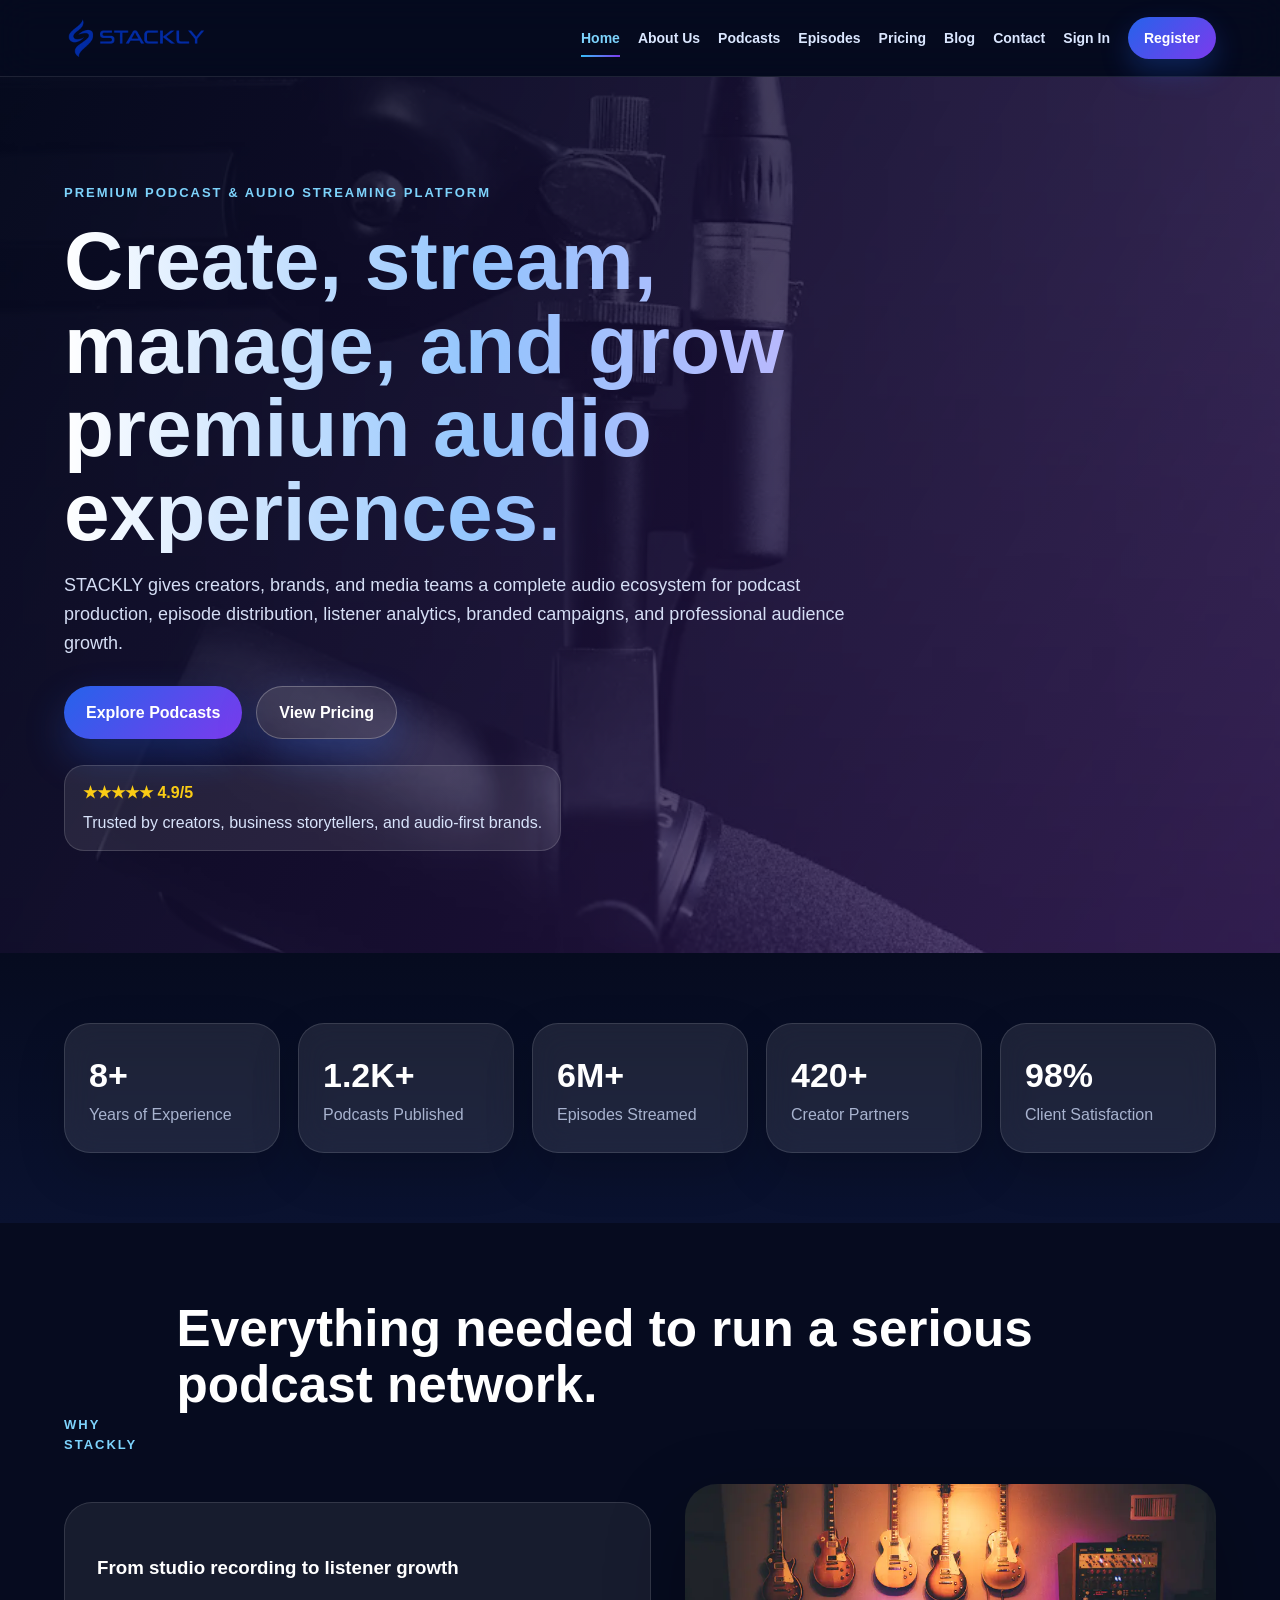
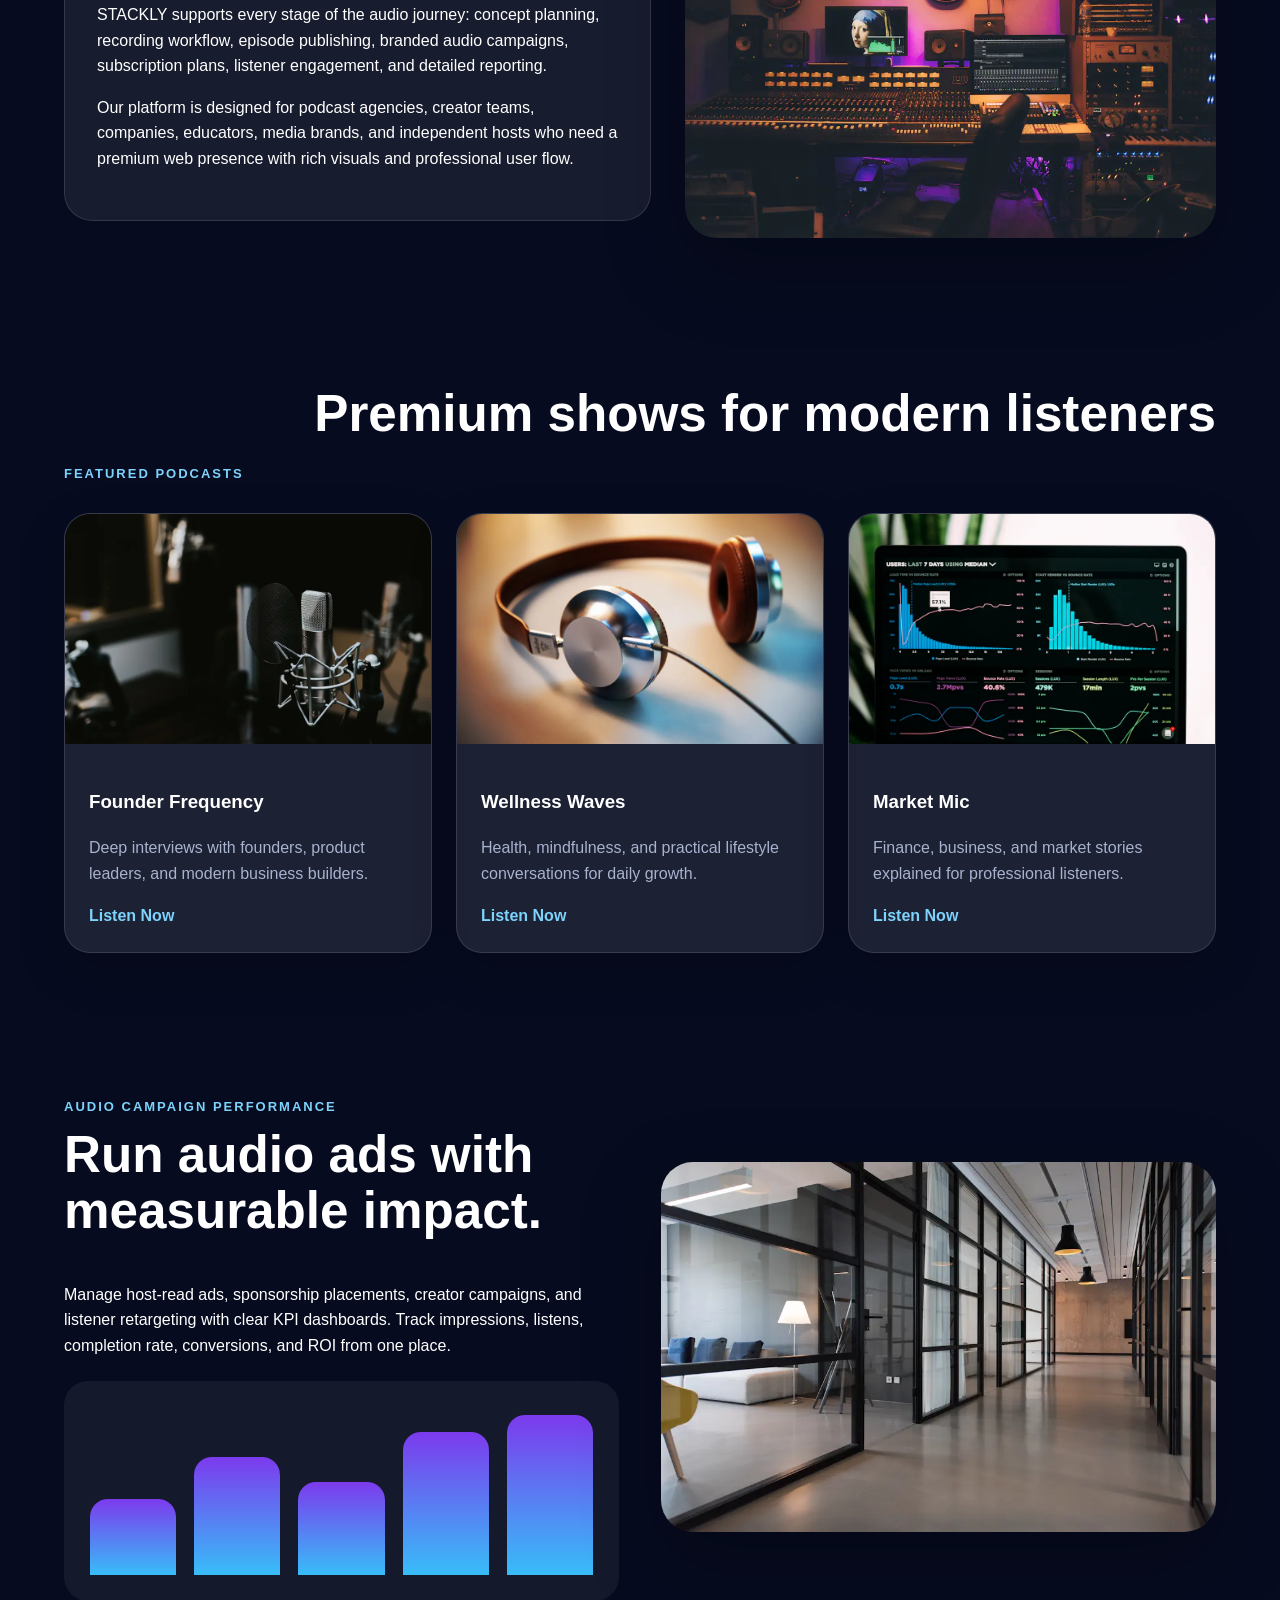
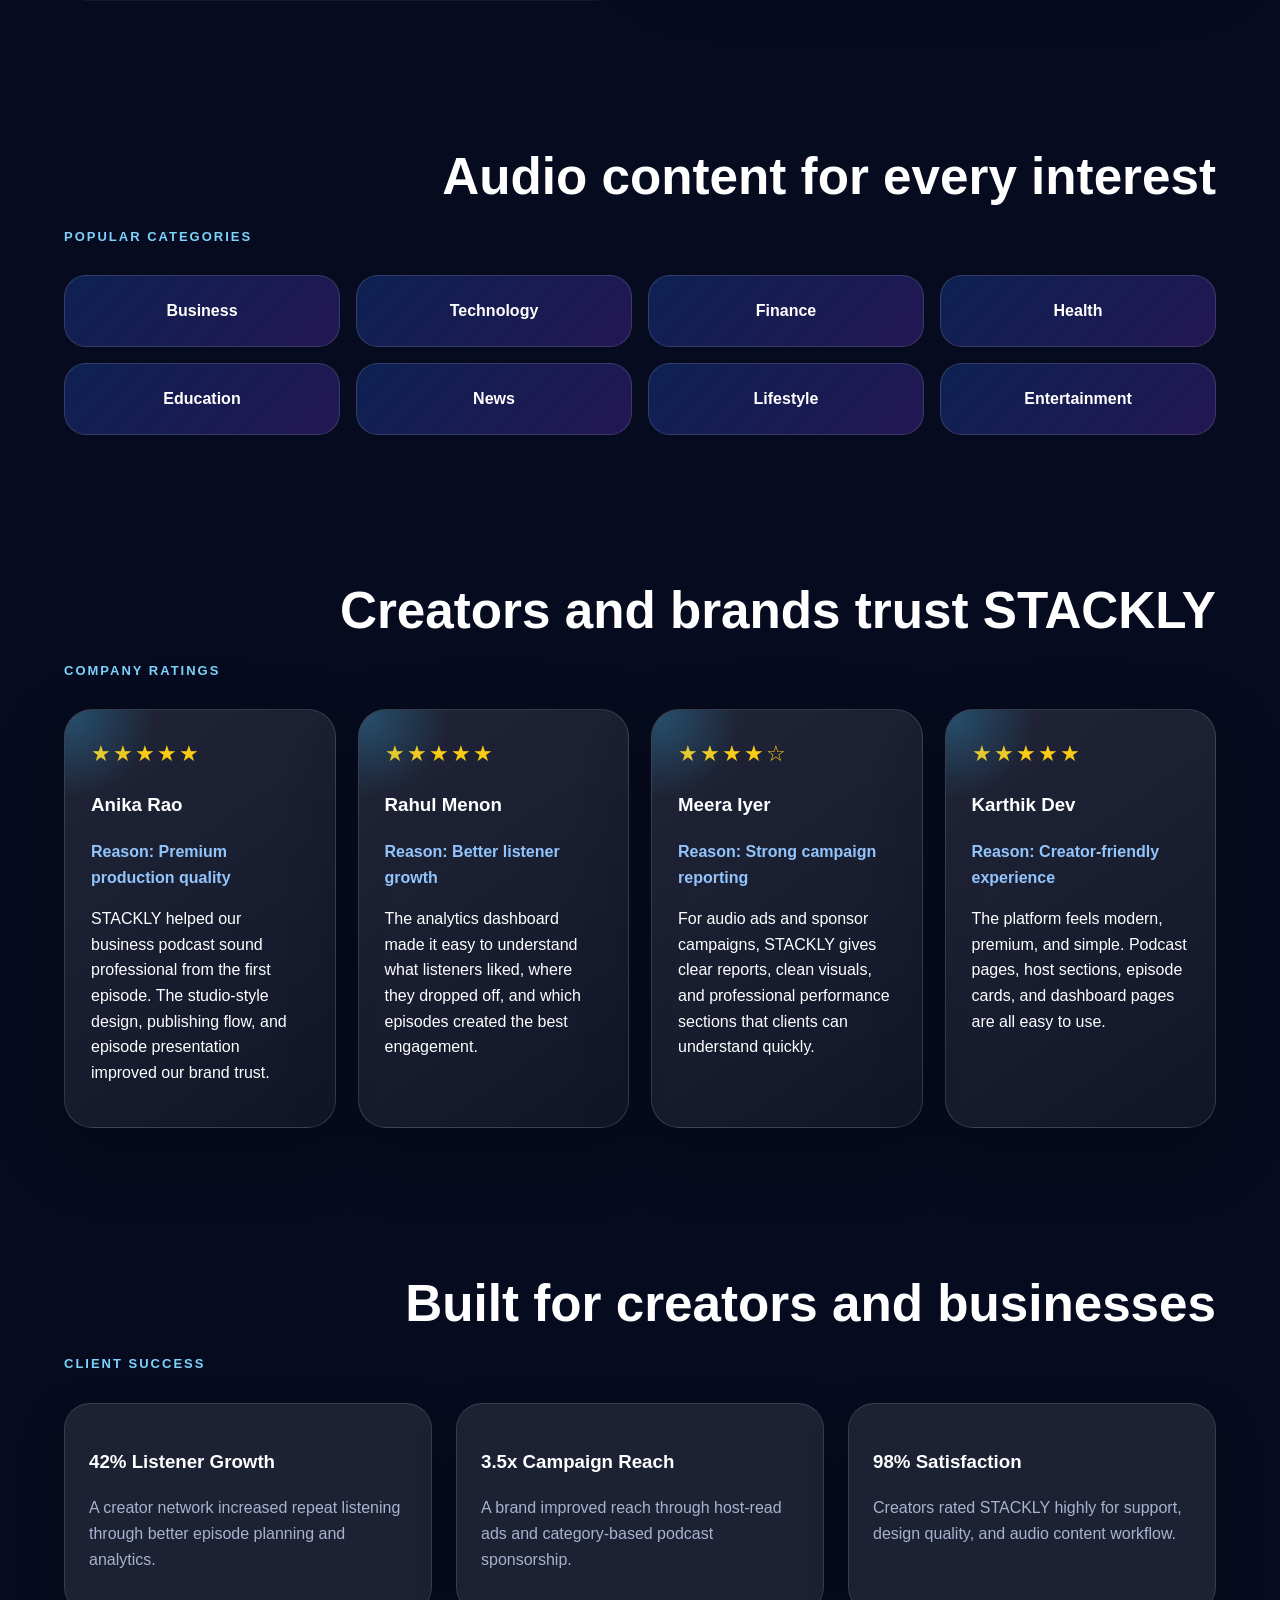
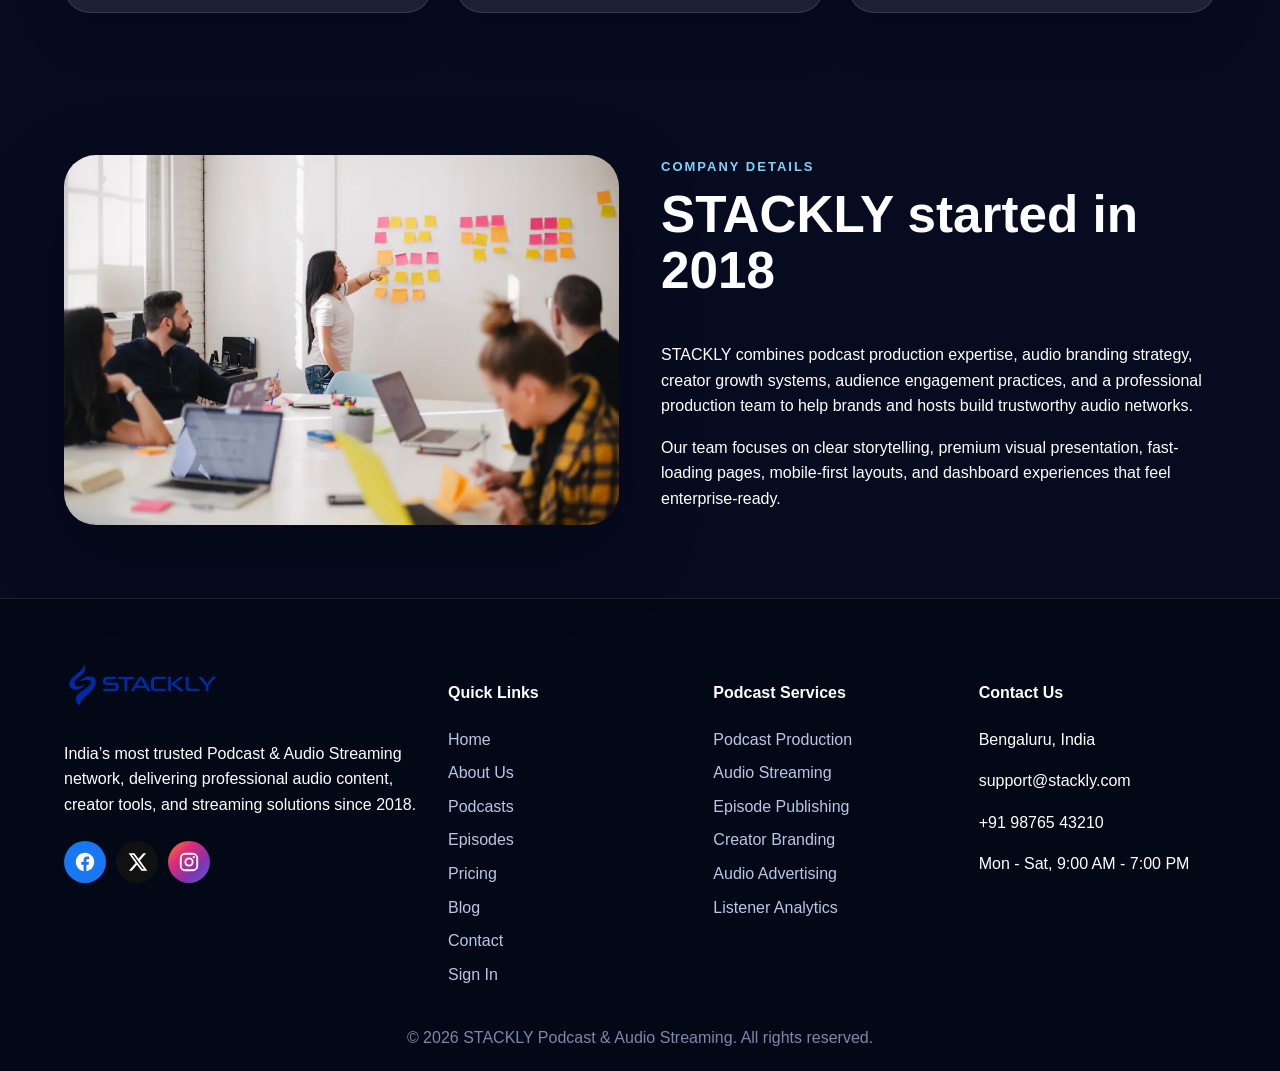
<file: index.html>
<!DOCTYPE html>
<html lang="en">
<head>
  <meta charset="UTF-8"><meta name="viewport" content="width=device-width, initial-scale=1.0">
  <title>Home | STACKLY</title><link rel="stylesheet" href="styles.css">
</head>
<body><header class="site-header">
  <a class="brand" href="index.html" aria-label="STACKLY Home"><img src="stackly-logo.webp" alt="STACKLY Logo" class="brand-logo"></a>
  <button class="menu-toggle" aria-label="Toggle menu">☰</button>
  <nav class="nav-menu"><a href="index.html" class="active">Home</a>
<a href="about.html" class="">About Us</a>
<a href="podcasts.html" class="">Podcasts</a>
<a href="episodes.html" class="">Episodes</a>
<a href="pricing.html" class="">Pricing</a>
<a href="blog.html" class="">Blog</a>
<a href="contact.html" class="">Contact</a>
<a href="signin.html" class="">Sign In</a>
<a href="register.html" class="nav-cta">Register</a></nav>
</header><main>
<section class="hero" style="background-image:linear-gradient(120deg,rgba(5,10,31,.92),rgba(55,24,94,.68)),url('photo-1590602847861-f357a9332bbc.webp')">
  <div class="hero-content reveal"><span class="eyebrow">Premium Podcast & Audio Streaming Platform</span>
    <h1>Create, stream, manage, and grow premium audio experiences.</h1>
    <p>STACKLY gives creators, brands, and media teams a complete audio ecosystem for podcast production, episode distribution, listener analytics, branded campaigns, and professional audience growth.</p>
    <div class="hero-actions"><a class="btn" href="podcasts.html">Explore Podcasts</a><a class="btn ghost" href="pricing.html">View Pricing</a></div>
    <div class="hero-rating"><strong>★★★★★ 4.9/5</strong><span>Trusted by creators, business storytellers, and audio-first brands.</span></div>
  </div>
</section>
<section class="stats reveal">
  <div class="stat-card"><strong>8+</strong><span>Years of Experience</span></div><div class="stat-card"><strong>1.2K+</strong><span>Podcasts Published</span></div><div class="stat-card"><strong>6M+</strong><span>Episodes Streamed</span></div><div class="stat-card"><strong>420+</strong><span>Creator Partners</span></div><div class="stat-card"><strong>98%</strong><span>Client Satisfaction</span></div>
</section>
<section class="section reveal">
  <div class="section-head"><span class="eyebrow">Why STACKLY</span><h2>Everything needed to run a serious podcast network.</h2></div>
  <div class="feature-grid">
    <div class="feature-copy"><h3>From studio recording to listener growth</h3><p>STACKLY supports every stage of the audio journey: concept planning, recording workflow, episode publishing, branded audio campaigns, subscription plans, listener engagement, and detailed reporting.</p><p>Our platform is designed for podcast agencies, creator teams, companies, educators, media brands, and independent hosts who need a premium web presence with rich visuals and professional user flow.</p></div>
    <img class="rounded-img" src="photo-1598488035139-bdbb2231ce04.webp" alt="Podcast studio recording">
  </div>
</section>
<section class="section reveal"><div class="section-head"><span class="eyebrow">Featured Podcasts</span><h2>Premium shows for modern listeners</h2></div>
  <div class="cards">
    <article class="card image-card"><img src="photo-1478737270239-2f02b77fc618.webp" alt="Founder podcast"><div><h3>Founder Frequency</h3><p>Deep interviews with founders, product leaders, and modern business builders.</p><a href="404.html">Listen Now</a></div></article>
    <article class="card image-card"><img src="photo-1484704849700-f032a568e944.webp" alt="Wellness podcast"><div><h3>Wellness Waves</h3><p>Health, mindfulness, and practical lifestyle conversations for daily growth.</p><a href="404.html">Listen Now</a></div></article>
    <article class="card image-card"><img src="photo-1551288049-bebda4e38f71.webp" alt="Market podcast"><div><h3>Market Mic</h3><p>Finance, business, and market stories explained for professional listeners.</p><a href="404.html">Listen Now</a></div></article>
  </div>
</section>
<section class="section split reveal"><div><span class="eyebrow">Audio Campaign Performance</span><h2>Run audio ads with measurable impact.</h2><p>Manage host-read ads, sponsorship placements, creator campaigns, and listener retargeting with clear KPI dashboards. Track impressions, listens, completion rate, conversions, and ROI from one place.</p><div class="mini-chart"><span style="height:45%"></span><span style="height:70%"></span><span style="height:55%"></span><span style="height:85%"></span><span style="height:95%"></span></div></div><img class="rounded-img" src="photo-1497366754035-f200968a6e72.webp" alt="Podcast campaign analytics"></section>
<section class="section reveal">
  <div class="section-head"><span class="eyebrow">Popular Categories</span><h2>Audio content for every interest</h2></div>
  <div class="category-grid">
    <a href="podcasts.html">Business</a><a href="podcasts.html">Technology</a><a href="podcasts.html">Finance</a><a href="podcasts.html">Health</a><a href="podcasts.html">Education</a><a href="podcasts.html">News</a><a href="podcasts.html">Lifestyle</a><a href="podcasts.html">Entertainment</a>
  </div>
</section>

<section class="section reveal">
  <div class="section-head">
    <span class="eyebrow">Company Ratings</span>
    <h2>Creators and brands trust STACKLY</h2>
  </div>
  <div class="rating-grid">
    <article class="rating-card">
      <div class="stars">★★★★★</div>
      <h3>Anika Rao</h3>
      <strong>Reason: Premium production quality</strong>
      <p>STACKLY helped our business podcast sound professional from the first episode. The studio-style design, publishing flow, and episode presentation improved our brand trust.</p>
    </article>
    <article class="rating-card">
      <div class="stars">★★★★★</div>
      <h3>Rahul Menon</h3>
      <strong>Reason: Better listener growth</strong>
      <p>The analytics dashboard made it easy to understand what listeners liked, where they dropped off, and which episodes created the best engagement.</p>
    </article>
    <article class="rating-card">
      <div class="stars">★★★★☆</div>
      <h3>Meera Iyer</h3>
      <strong>Reason: Strong campaign reporting</strong>
      <p>For audio ads and sponsor campaigns, STACKLY gives clear reports, clean visuals, and professional performance sections that clients can understand quickly.</p>
    </article>
    <article class="rating-card">
      <div class="stars">★★★★★</div>
      <h3>Karthik Dev</h3>
      <strong>Reason: Creator-friendly experience</strong>
      <p>The platform feels modern, premium, and simple. Podcast pages, host sections, episode cards, and dashboard pages are all easy to use.</p>
    </article>
  </div>
</section>

<section class="section reveal"><div class="section-head"><span class="eyebrow">Client Success</span><h2>Built for creators and businesses</h2></div>
  <div class="cards"><div class="card"><h3>42% Listener Growth</h3><p>A creator network increased repeat listening through better episode planning and analytics.</p></div><div class="card"><h3>3.5x Campaign Reach</h3><p>A brand improved reach through host-read ads and category-based podcast sponsorship.</p></div><div class="card"><h3>98% Satisfaction</h3><p>Creators rated STACKLY highly for support, design quality, and audio content workflow.</p></div></div>
</section>
<section class="section split reveal"><img class="rounded-img" src="photo-1552664730-d307ca884978.webp" alt="Audio production team"><div><span class="eyebrow">Company Details</span><h2>STACKLY started in 2018</h2><p>STACKLY combines podcast production expertise, audio branding strategy, creator growth systems, audience engagement practices, and a professional production team to help brands and hosts build trustworthy audio networks.</p><p>Our team focuses on clear storytelling, premium visual presentation, fast-loading pages, mobile-first layouts, and dashboard experiences that feel enterprise-ready.</p></div></section>
</main><footer class="footer">
  <div class="footer-grid">
    <div>
      <a class="brand footer-brand" href="index.html" aria-label="STACKLY Home"><img src="stackly-logo.webp" alt="STACKLY Logo" class="brand-logo"></a>
      <p>India’s most trusted Podcast & Audio Streaming network, delivering professional audio content, creator tools, and streaming solutions since 2018.</p>
      <div class="socials">
      <a href="404.html" aria-label="Facebook" class="social-icon facebook"><svg viewBox="0 0 24 24"><path d="M22 12.06C22 6.48 17.52 2 11.94 2S2 6.48 2 12.06c0 5.02 3.66 9.18 8.44 9.94v-7.03H7.9v-2.91h2.54V9.84c0-2.5 1.49-3.88 3.77-3.88 1.09 0 2.23.19 2.23.19v2.45h-1.25c-1.24 0-1.63.77-1.63 1.56v1.9h2.78l-.44 2.91h-2.34V22C18.34 21.24 22 17.08 22 12.06z"/></svg></a>
      <a href="404.html" aria-label="X" class="social-icon x"><svg viewBox="0 0 24 24"><path d="M18.9 2.5h3.1l-6.8 7.8 8 11.2h-6.3l-4.9-6.5-5.7 6.5H3.2l7.3-8.3L2.8 2.5h6.4l4.4 5.9 5.3-5.9zm-1.1 17h1.7L8.2 4.4H6.4l11.4 15.1z"/></svg></a>
      <a href="404.html" aria-label="Instagram" class="social-icon instagram"><svg viewBox="0 0 24 24"><path d="M7.8 2h8.4A5.81 5.81 0 0 1 22 7.8v8.4a5.81 5.81 0 0 1-5.8 5.8H7.8A5.81 5.81 0 0 1 2 16.2V7.8A5.81 5.81 0 0 1 7.8 2zm-.2 2A3.6 3.6 0 0 0 4 7.6v8.8A3.6 3.6 0 0 0 7.6 20h8.8a3.6 3.6 0 0 0 3.6-3.6V7.6A3.6 3.6 0 0 0 16.4 4H7.6zm9.65 1.5a1.25 1.25 0 1 1 0 2.5 1.25 1.25 0 0 1 0-2.5zM12 7a5 5 0 1 1 0 10 5 5 0 0 1 0-10zm0 2a3 3 0 1 0 0 6 3 3 0 0 0 0-6z"/></svg></a>
    </div>
    </div>
    <div><h4>Quick Links</h4><a href="index.html">Home</a>
<a href="about.html">About Us</a>
<a href="podcasts.html">Podcasts</a>
<a href="episodes.html">Episodes</a>
<a href="pricing.html">Pricing</a>
<a href="blog.html">Blog</a>
<a href="contact.html">Contact</a>
<a href="signin.html">Sign In</a></div>
    <div><h4>Podcast Services</h4>
      <a href="404.html">Podcast Production</a><a href="404.html">Audio Streaming</a><a href="404.html">Episode Publishing</a><a href="404.html">Creator Branding</a><a href="404.html">Audio Advertising</a><a href="404.html">Listener Analytics</a>
    </div>
    <div><h4>Contact Us</h4><p>Bengaluru, India</p><p>support@stackly.com</p><p>+91 98765 43210</p><p>Mon - Sat, 9:00 AM - 7:00 PM</p></div>
  </div>
  <div class="footer-bottom">© 2026 STACKLY Podcast & Audio Streaming. All rights reserved.</div>
</footer><script src="script.js"></script></body></html>
</file>
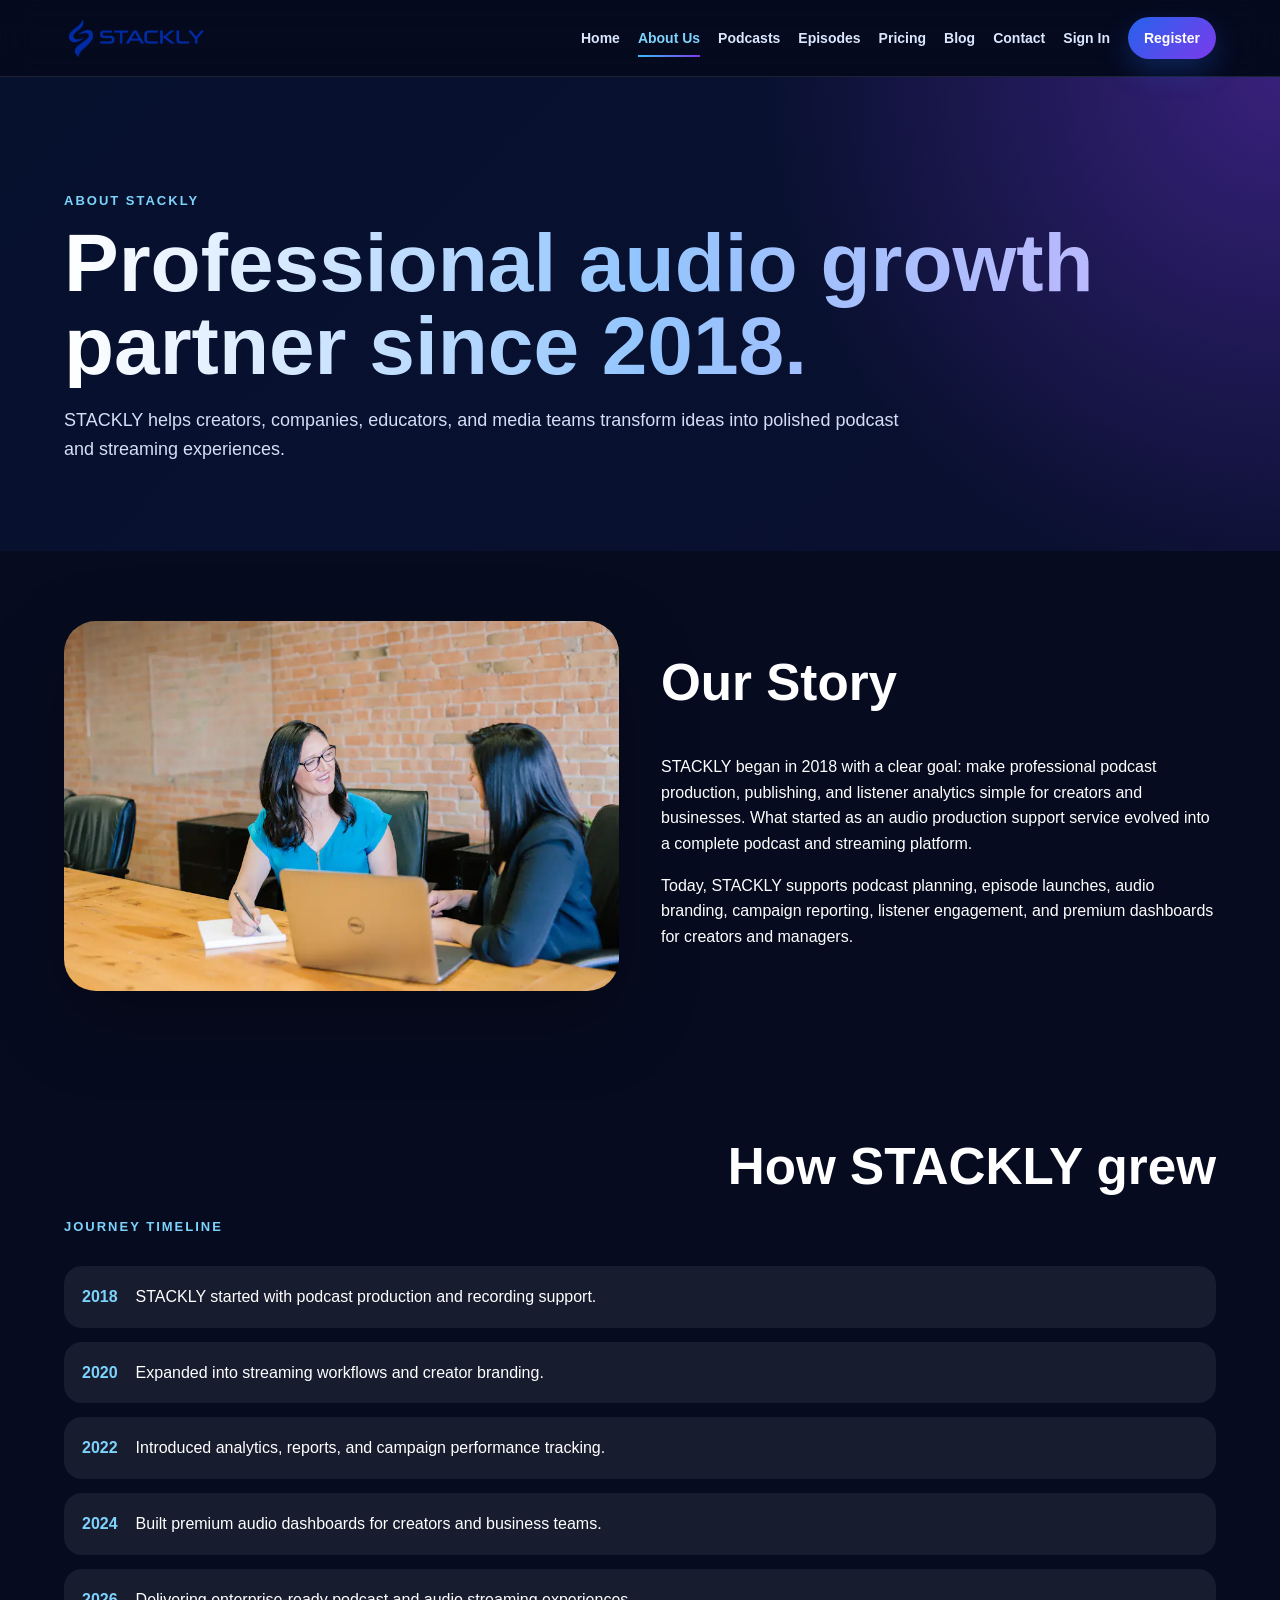
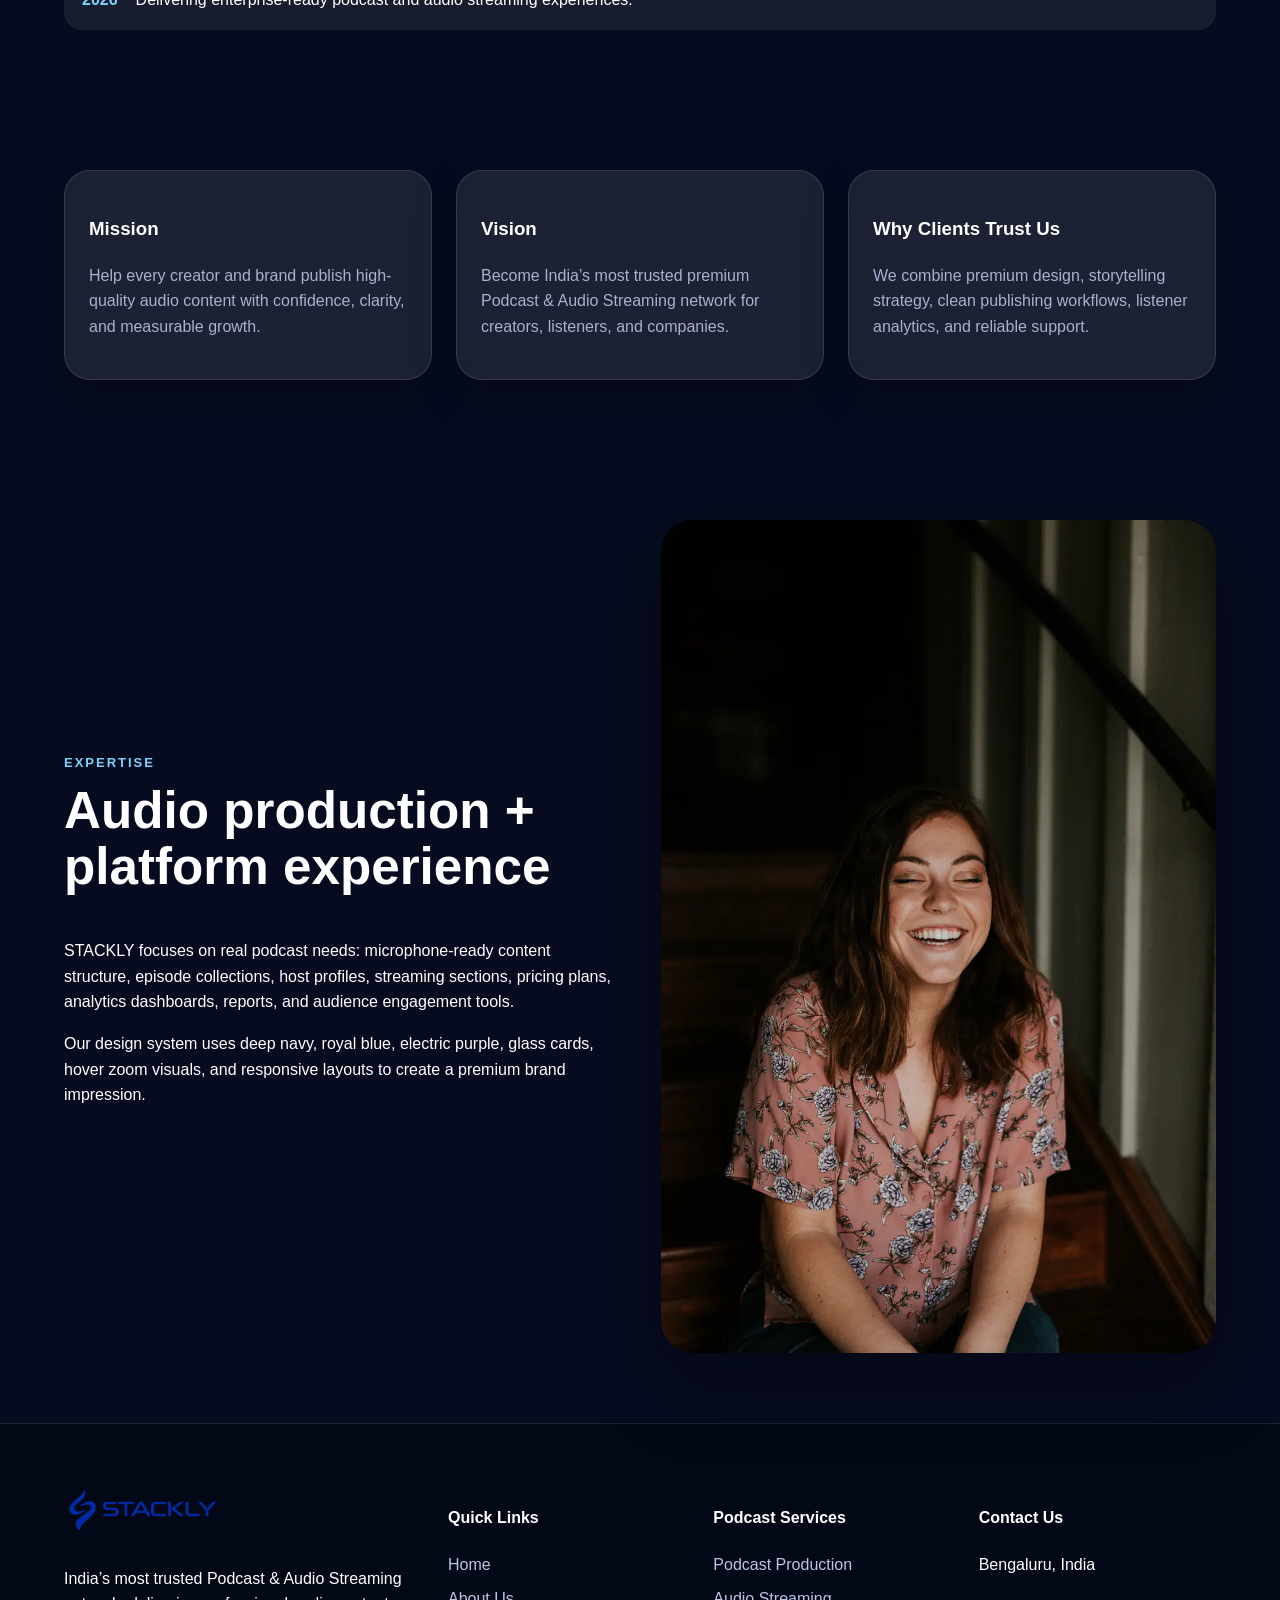
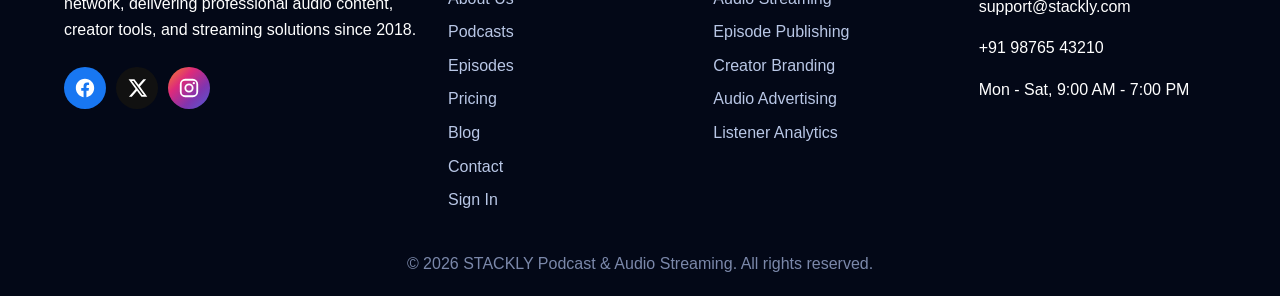
<file: about.html>
<!DOCTYPE html>
<html lang="en">
<head>
  <meta charset="UTF-8"><meta name="viewport" content="width=device-width, initial-scale=1.0">
  <title>About Us | STACKLY</title><link rel="stylesheet" href="styles.css">
</head>
<body><header class="site-header">
  <a class="brand" href="index.html" aria-label="STACKLY Home"><img src="stackly-logo.webp" alt="STACKLY Logo" class="brand-logo"></a>
  <button class="menu-toggle" aria-label="Toggle menu">☰</button>
  <nav class="nav-menu"><a href="index.html" class="">Home</a>
<a href="about.html" class="active">About Us</a>
<a href="podcasts.html" class="">Podcasts</a>
<a href="episodes.html" class="">Episodes</a>
<a href="pricing.html" class="">Pricing</a>
<a href="blog.html" class="">Blog</a>
<a href="contact.html" class="">Contact</a>
<a href="signin.html" class="">Sign In</a>
<a href="register.html" class="nav-cta">Register</a></nav>
</header><main>
<section class="page-hero"><span class="eyebrow">About STACKLY</span><h1>Professional audio growth partner since 2018.</h1><p>STACKLY helps creators, companies, educators, and media teams transform ideas into polished podcast and streaming experiences.</p></section>
<section class="section split"><img class="rounded-img" src="photo-1551836022-d5d88e9218df.webp" alt="STACKLY audio team"><div><h2>Our Story</h2><p>STACKLY began in 2018 with a clear goal: make professional podcast production, publishing, and listener analytics simple for creators and businesses. What started as an audio production support service evolved into a complete podcast and streaming platform.</p><p>Today, STACKLY supports podcast planning, episode launches, audio branding, campaign reporting, listener engagement, and premium dashboards for creators and managers.</p></div></section>
<section class="section"><div class="section-head"><span class="eyebrow">Journey Timeline</span><h2>How STACKLY grew</h2></div><div class="timeline"><div><b>2018</b><span>STACKLY started with podcast production and recording support.</span></div><div><b>2020</b><span>Expanded into streaming workflows and creator branding.</span></div><div><b>2022</b><span>Introduced analytics, reports, and campaign performance tracking.</span></div><div><b>2024</b><span>Built premium audio dashboards for creators and business teams.</span></div><div><b>2026</b><span>Delivering enterprise-ready podcast and audio streaming experiences.</span></div></div></section>
<section class="section"><div class="cards"><div class="card"><h3>Mission</h3><p>Help every creator and brand publish high-quality audio content with confidence, clarity, and measurable growth.</p></div><div class="card"><h3>Vision</h3><p>Become India’s most trusted premium Podcast & Audio Streaming network for creators, listeners, and companies.</p></div><div class="card"><h3>Why Clients Trust Us</h3><p>We combine premium design, storytelling strategy, clean publishing workflows, listener analytics, and reliable support.</p></div></div></section>
<section class="section split"><div><span class="eyebrow">Expertise</span><h2>Audio production + platform experience</h2><p>STACKLY focuses on real podcast needs: microphone-ready content structure, episode collections, host profiles, streaming sections, pricing plans, analytics dashboards, reports, and audience engagement tools.</p><p>Our design system uses deep navy, royal blue, electric purple, glass cards, hover zoom visuals, and responsive layouts to create a premium brand impression.</p></div><img class="rounded-img" src="photo-1525186402429-b4ff38bedec6.webp" alt="Audio production setup"></section>
</main><footer class="footer">
  <div class="footer-grid">
    <div>
      <a class="brand footer-brand" href="index.html" aria-label="STACKLY Home"><img src="stackly-logo.webp" alt="STACKLY Logo" class="brand-logo"></a>
      <p>India’s most trusted Podcast & Audio Streaming network, delivering professional audio content, creator tools, and streaming solutions since 2018.</p>
      <div class="socials">
      <a href="404.html" aria-label="Facebook" class="social-icon facebook"><svg viewBox="0 0 24 24"><path d="M22 12.06C22 6.48 17.52 2 11.94 2S2 6.48 2 12.06c0 5.02 3.66 9.18 8.44 9.94v-7.03H7.9v-2.91h2.54V9.84c0-2.5 1.49-3.88 3.77-3.88 1.09 0 2.23.19 2.23.19v2.45h-1.25c-1.24 0-1.63.77-1.63 1.56v1.9h2.78l-.44 2.91h-2.34V22C18.34 21.24 22 17.08 22 12.06z"/></svg></a>
      <a href="404.html" aria-label="X" class="social-icon x"><svg viewBox="0 0 24 24"><path d="M18.9 2.5h3.1l-6.8 7.8 8 11.2h-6.3l-4.9-6.5-5.7 6.5H3.2l7.3-8.3L2.8 2.5h6.4l4.4 5.9 5.3-5.9zm-1.1 17h1.7L8.2 4.4H6.4l11.4 15.1z"/></svg></a>
      <a href="404.html" aria-label="Instagram" class="social-icon instagram"><svg viewBox="0 0 24 24"><path d="M7.8 2h8.4A5.81 5.81 0 0 1 22 7.8v8.4a5.81 5.81 0 0 1-5.8 5.8H7.8A5.81 5.81 0 0 1 2 16.2V7.8A5.81 5.81 0 0 1 7.8 2zm-.2 2A3.6 3.6 0 0 0 4 7.6v8.8A3.6 3.6 0 0 0 7.6 20h8.8a3.6 3.6 0 0 0 3.6-3.6V7.6A3.6 3.6 0 0 0 16.4 4H7.6zm9.65 1.5a1.25 1.25 0 1 1 0 2.5 1.25 1.25 0 0 1 0-2.5zM12 7a5 5 0 1 1 0 10 5 5 0 0 1 0-10zm0 2a3 3 0 1 0 0 6 3 3 0 0 0 0-6z"/></svg></a>
    </div>
    </div>
    <div><h4>Quick Links</h4><a href="index.html">Home</a>
<a href="about.html">About Us</a>
<a href="podcasts.html">Podcasts</a>
<a href="episodes.html">Episodes</a>
<a href="pricing.html">Pricing</a>
<a href="blog.html">Blog</a>
<a href="contact.html">Contact</a>
<a href="signin.html">Sign In</a></div>
    <div><h4>Podcast Services</h4>
      <a href="404.html">Podcast Production</a><a href="404.html">Audio Streaming</a><a href="404.html">Episode Publishing</a><a href="404.html">Creator Branding</a><a href="404.html">Audio Advertising</a><a href="404.html">Listener Analytics</a>
    </div>
    <div><h4>Contact Us</h4><p>Bengaluru, India</p><p>support@stackly.com</p><p>+91 98765 43210</p><p>Mon - Sat, 9:00 AM - 7:00 PM</p></div>
  </div>
  <div class="footer-bottom">© 2026 STACKLY Podcast & Audio Streaming. All rights reserved.</div>
</footer><script src="script.js"></script></body></html>
</file>
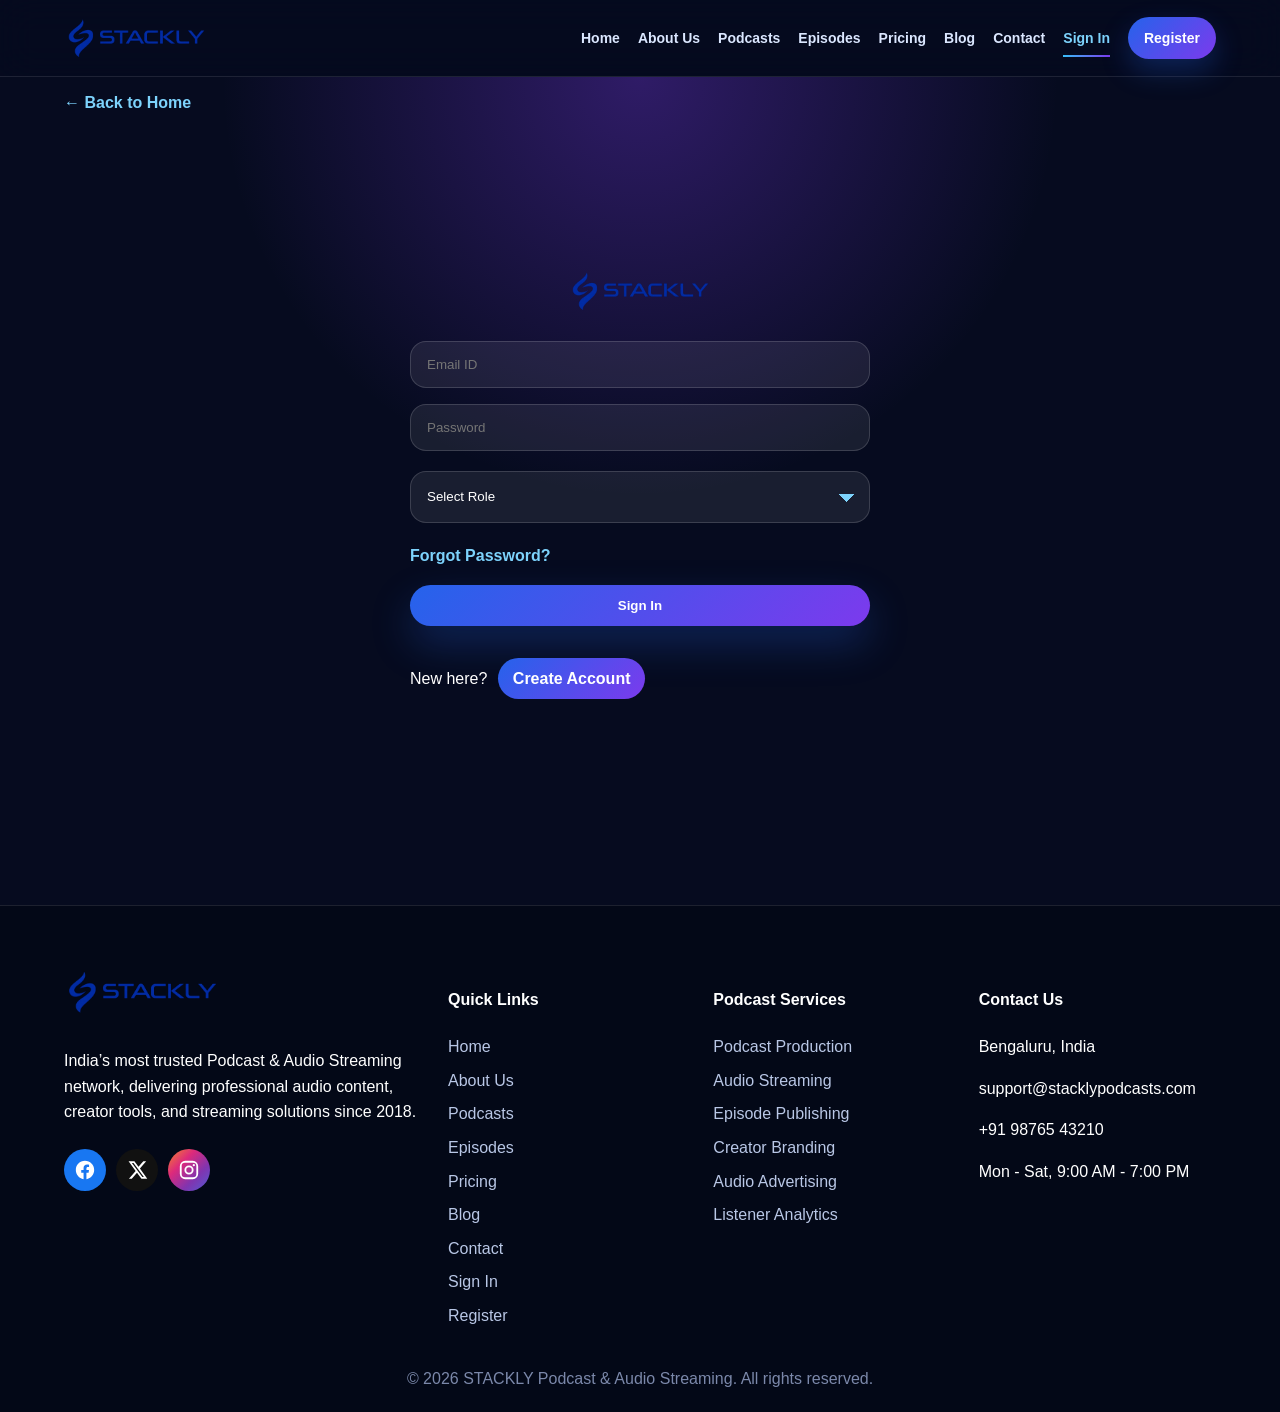
<file: admin-dashboard.html>
<!DOCTYPE html><html lang="en"><head><meta charset="UTF-8"><meta name="viewport" content="width=device-width, initial-scale=1.0"><title>Marketing Manager Dashboard | STACKLY</title><link rel="stylesheet" href="styles.css"></head><body class="dash-body">
<aside class="sidebar"><a class="brand" href="index.html" aria-label="STACKLY Home"><img src="stackly-logo.webp" alt="STACKLY Logo" class="brand-logo"></a><button data-panel="overview">Overview</button><button data-panel="podcasts">Podcasts</button><button data-panel="episodes">Episodes</button><button data-panel="analytics">Analytics</button><button data-panel="listeners">Listeners</button><button data-panel="revenue">Revenue</button><button data-panel="reports">Reports</button><button data-panel="messages">Messages</button><button data-panel="settings">Settings</button><button data-panel="sign-out">Sign Out</button></aside>
<section class="dashboard"><header class="dash-header"><div><h1>Marketing Manager Dashboard</h1><p>Navy Blue enterprise audio dashboard</p><div class="user-welcome" id="dashboardWelcome"><h2 id="welcomeTitle">Welcome, User</h2><p><strong>User Name:</strong> <span id="welcomeName">User</span> &nbsp; <strong>Email Address:</strong> <span id="welcomeEmail">Not available</span> &nbsp; <strong>Selected Role:</strong> <span id="welcomeRole">Not selected</span></p></div></div><a href="index.html" class="btn ghost">Home</a></header>
<div id="dashContent" data-dashboard="admin">
<div class="dash-grid"><div class="dash-card"><span>Total Listeners</span><strong>245K</strong></div><div class="dash-card"><span>Episodes</span><strong>1,284</strong></div><div class="dash-card"><span>Revenue</span><strong>₹18.4L</strong></div><div class="dash-card"><span>Growth</span><strong>38%</strong></div></div>
<div class="dash-main"><div class="panel"><h2>Podcast Management</h2><p>Upload episodes, manage shows, check campaign performance, and review revenue growth.</p><div class="line-chart"><span></span><span></span><span></span><span></span><span></span></div></div><div class="panel"><h2>Recent Activity</h2><p>New episode published, report generated, listener segment updated, and messages received.</p></div></div>
</div></section><script src="script.js"></script></body></html>
</file>
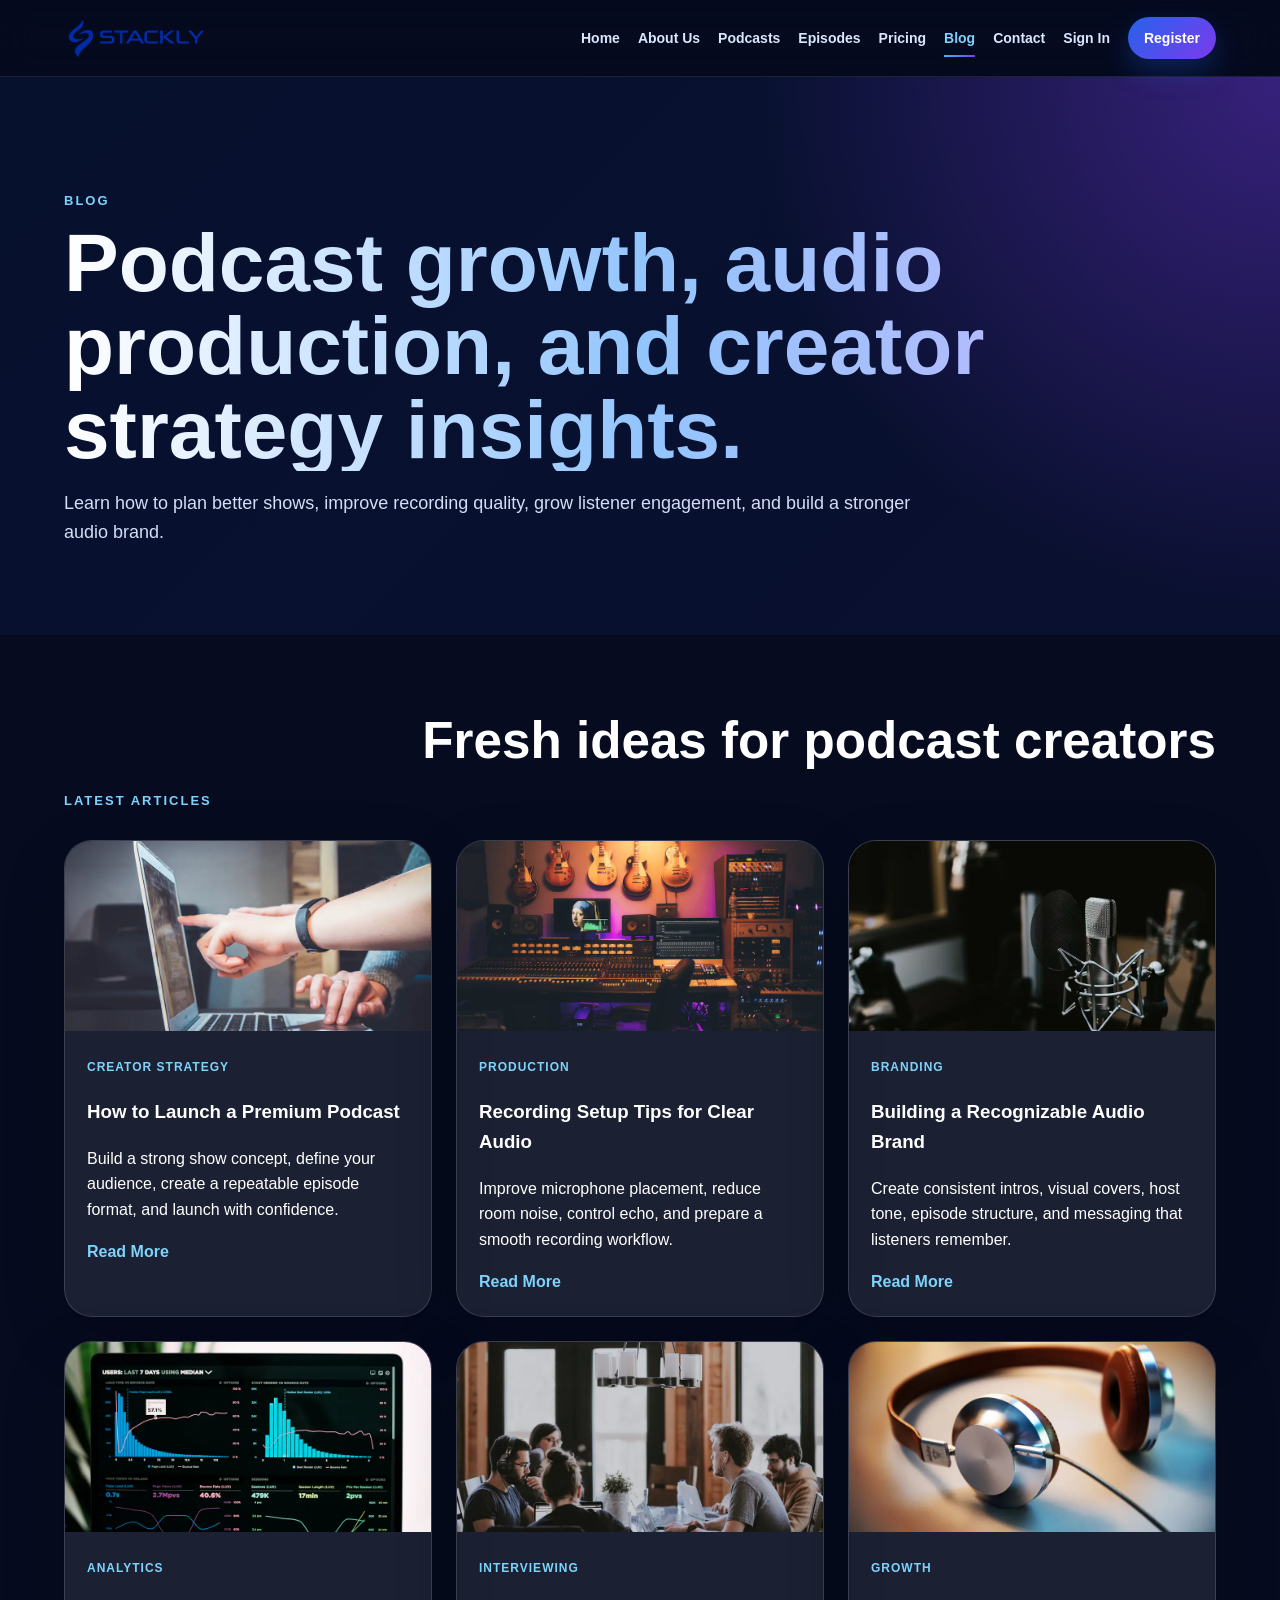
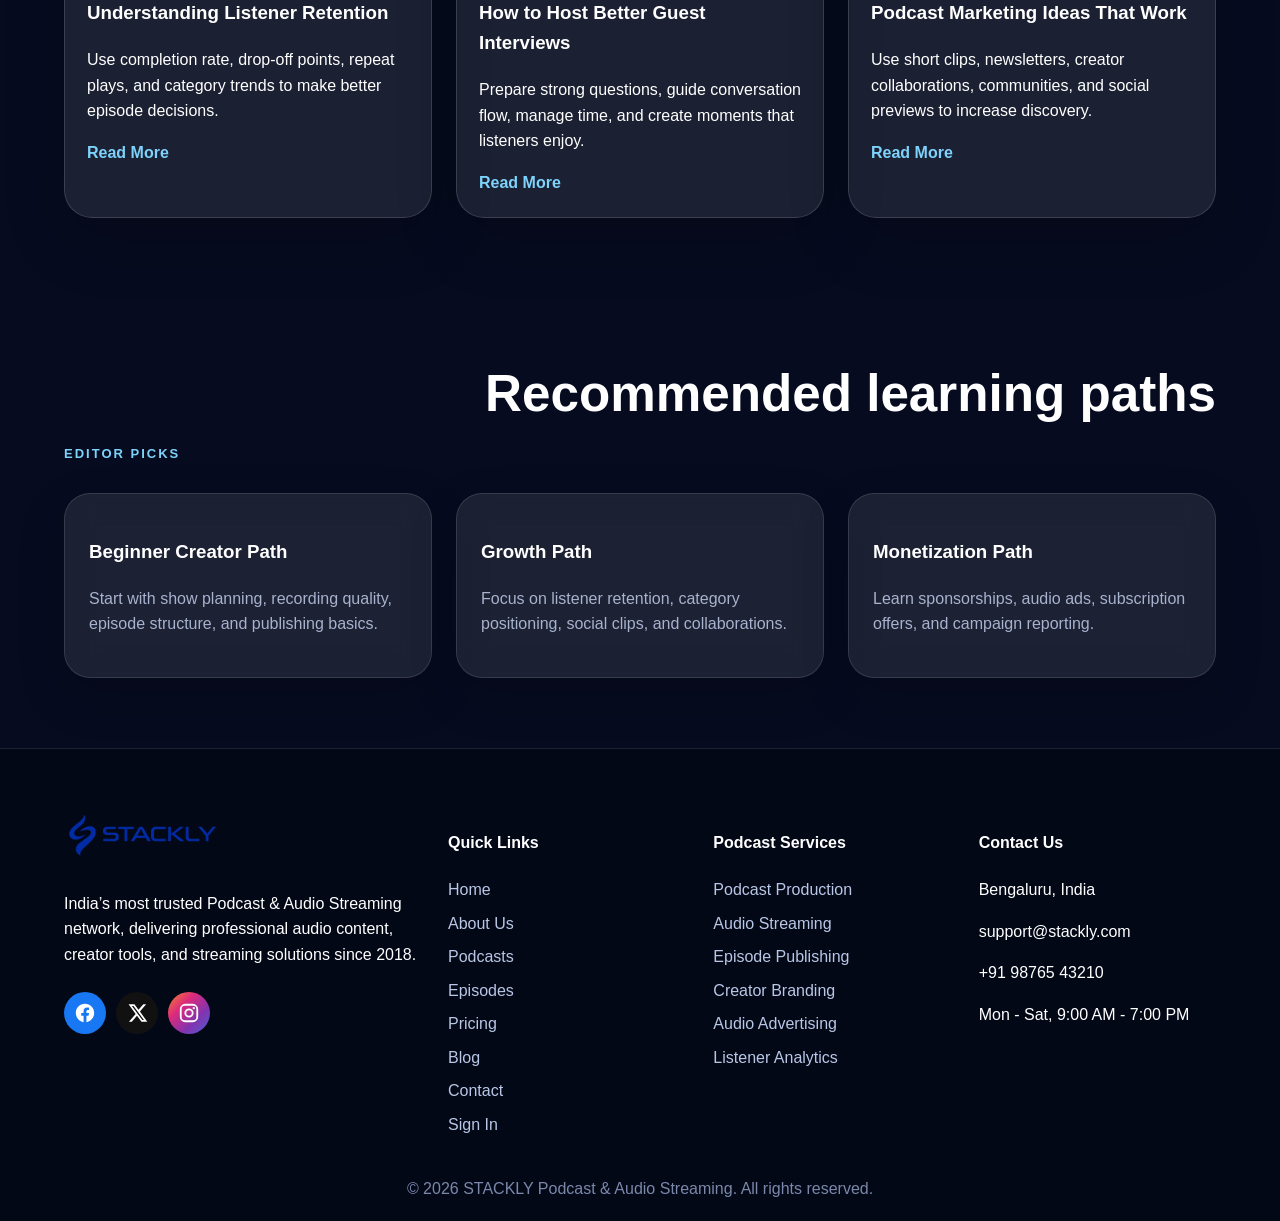
<file: blog.html>
<!DOCTYPE html>
<html lang="en">
<head>
  <meta charset="UTF-8"><meta name="viewport" content="width=device-width, initial-scale=1.0">
  <title>Blog | STACKLY</title><link rel="stylesheet" href="styles.css">
</head>
<body><header class="site-header">
  <a class="brand" href="index.html" aria-label="STACKLY Home"><img src="stackly-logo.webp" alt="STACKLY Logo" class="brand-logo"></a>
  <button class="menu-toggle" aria-label="Toggle menu">☰</button>
  <nav class="nav-menu"><a href="index.html" class="">Home</a>
<a href="about.html" class="">About Us</a>
<a href="podcasts.html" class="">Podcasts</a>
<a href="episodes.html" class="">Episodes</a>
<a href="pricing.html" class="">Pricing</a>
<a href="blog.html" class="active">Blog</a>
<a href="contact.html" class="">Contact</a>
<a href="signin.html" class="">Sign In</a>
<a href="register.html" class="nav-cta">Register</a></nav>
</header><main>
<section class="page-hero">
  <span class="eyebrow">Blog</span>
  <h1>Podcast growth, audio production, and creator strategy insights.</h1>
  <p>Learn how to plan better shows, improve recording quality, grow listener engagement, and build a stronger audio brand.</p>
</section>

<section class="section">
  <div class="section-head"><span class="eyebrow">Latest Articles</span><h2>Fresh ideas for podcast creators</h2></div>
  <div class="blog-grid">
    <article class="blog-card"><img src="photo-1516321318423-f06f85e504b3.webp" alt="Podcast launch"><div><span>Creator Strategy</span><h3>How to Launch a Premium Podcast</h3><p>Build a strong show concept, define your audience, create a repeatable episode format, and launch with confidence.</p><a href="404.html">Read More</a></div></article>
    <article class="blog-card"><img src="photo-1598488035139-bdbb2231ce04.webp" alt="Recording studio"><div><span>Production</span><h3>Recording Setup Tips for Clear Audio</h3><p>Improve microphone placement, reduce room noise, control echo, and prepare a smooth recording workflow.</p><a href="404.html">Read More</a></div></article>
    <article class="blog-card"><img src="photo-1478737270239-2f02b77fc618.webp" alt="Microphone"><div><span>Branding</span><h3>Building a Recognizable Audio Brand</h3><p>Create consistent intros, visual covers, host tone, episode structure, and messaging that listeners remember.</p><a href="404.html">Read More</a></div></article>
    <article class="blog-card"><img src="photo-1551288049-bebda4e38f71.webp" alt="Analytics"><div><span>Analytics</span><h3>Understanding Listener Retention</h3><p>Use completion rate, drop-off points, repeat plays, and category trends to make better episode decisions.</p><a href="404.html">Read More</a></div></article>
    <article class="blog-card"><img src="photo-1521737604893-d14cc237f11d.webp" alt="Interview podcast"><div><span>Interviewing</span><h3>How to Host Better Guest Interviews</h3><p>Prepare strong questions, guide conversation flow, manage time, and create moments that listeners enjoy.</p><a href="404.html">Read More</a></div></article>
    <article class="blog-card"><img src="photo-1484704849700-f032a568e944.webp" alt="Headphones"><div><span>Growth</span><h3>Podcast Marketing Ideas That Work</h3><p>Use short clips, newsletters, creator collaborations, communities, and social previews to increase discovery.</p><a href="404.html">Read More</a></div></article>
  </div>
</section>

<section class="section">
  <div class="section-head"><span class="eyebrow">Editor Picks</span><h2>Recommended learning paths</h2></div>
  <div class="cards">
    <div class="card"><h3>Beginner Creator Path</h3><p>Start with show planning, recording quality, episode structure, and publishing basics.</p></div>
    <div class="card"><h3>Growth Path</h3><p>Focus on listener retention, category positioning, social clips, and collaborations.</p></div>
    <div class="card"><h3>Monetization Path</h3><p>Learn sponsorships, audio ads, subscription offers, and campaign reporting.</p></div>
  </div>
</section>
</main><footer class="footer">
  <div class="footer-grid">
    <div>
      <a class="brand footer-brand" href="index.html" aria-label="STACKLY Home"><img src="stackly-logo.webp" alt="STACKLY Logo" class="brand-logo"></a>
      <p>India’s most trusted Podcast & Audio Streaming network, delivering professional audio content, creator tools, and streaming solutions since 2018.</p>
      <div class="socials">
      <a href="404.html" aria-label="Facebook" class="social-icon facebook"><svg viewBox="0 0 24 24"><path d="M22 12.06C22 6.48 17.52 2 11.94 2S2 6.48 2 12.06c0 5.02 3.66 9.18 8.44 9.94v-7.03H7.9v-2.91h2.54V9.84c0-2.5 1.49-3.88 3.77-3.88 1.09 0 2.23.19 2.23.19v2.45h-1.25c-1.24 0-1.63.77-1.63 1.56v1.9h2.78l-.44 2.91h-2.34V22C18.34 21.24 22 17.08 22 12.06z"/></svg></a>
      <a href="404.html" aria-label="X" class="social-icon x"><svg viewBox="0 0 24 24"><path d="M18.9 2.5h3.1l-6.8 7.8 8 11.2h-6.3l-4.9-6.5-5.7 6.5H3.2l7.3-8.3L2.8 2.5h6.4l4.4 5.9 5.3-5.9zm-1.1 17h1.7L8.2 4.4H6.4l11.4 15.1z"/></svg></a>
      <a href="404.html" aria-label="Instagram" class="social-icon instagram"><svg viewBox="0 0 24 24"><path d="M7.8 2h8.4A5.81 5.81 0 0 1 22 7.8v8.4a5.81 5.81 0 0 1-5.8 5.8H7.8A5.81 5.81 0 0 1 2 16.2V7.8A5.81 5.81 0 0 1 7.8 2zm-.2 2A3.6 3.6 0 0 0 4 7.6v8.8A3.6 3.6 0 0 0 7.6 20h8.8a3.6 3.6 0 0 0 3.6-3.6V7.6A3.6 3.6 0 0 0 16.4 4H7.6zm9.65 1.5a1.25 1.25 0 1 1 0 2.5 1.25 1.25 0 0 1 0-2.5zM12 7a5 5 0 1 1 0 10 5 5 0 0 1 0-10zm0 2a3 3 0 1 0 0 6 3 3 0 0 0 0-6z"/></svg></a>
    </div>
    </div>
    <div><h4>Quick Links</h4><a href="index.html">Home</a>
<a href="about.html">About Us</a>
<a href="podcasts.html">Podcasts</a>
<a href="episodes.html">Episodes</a>
<a href="pricing.html">Pricing</a>
<a href="blog.html">Blog</a>
<a href="contact.html">Contact</a>
<a href="signin.html">Sign In</a></div>
    <div><h4>Podcast Services</h4>
      <a href="404.html">Podcast Production</a><a href="404.html">Audio Streaming</a><a href="404.html">Episode Publishing</a><a href="404.html">Creator Branding</a><a href="404.html">Audio Advertising</a><a href="404.html">Listener Analytics</a>
    </div>
    <div><h4>Contact Us</h4><p>Bengaluru, India</p><p>support@stackly.com</p><p>+91 98765 43210</p><p>Mon - Sat, 9:00 AM - 7:00 PM</p></div>
  </div>
  <div class="footer-bottom">© 2026 STACKLY Podcast & Audio Streaming. All rights reserved.</div>
</footer><script src="script.js"></script></body></html>
</file>
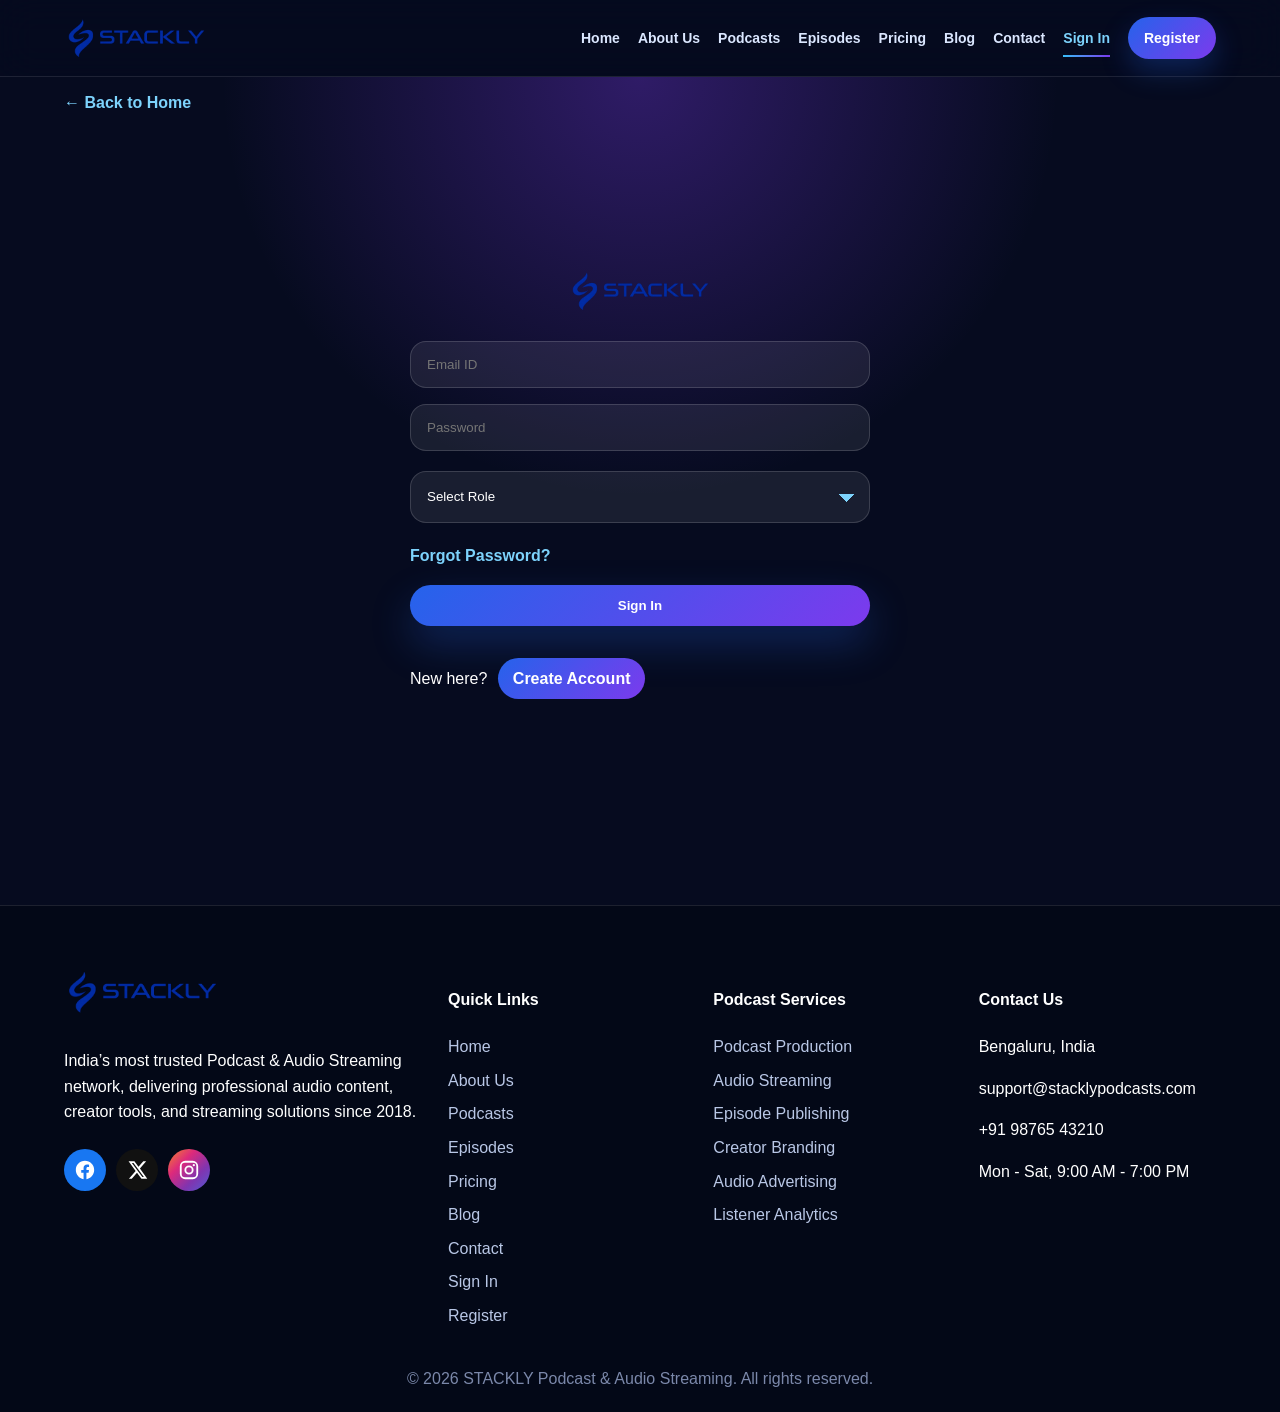
<file: client-dashboard.html>
<!DOCTYPE html><html lang="en"><head><meta charset="UTF-8"><meta name="viewport" content="width=device-width, initial-scale=1.0"><title>Client Dashboard | STACKLY</title><link rel="stylesheet" href="styles.css"></head><body class="dash-body">
<aside class="sidebar"><a class="brand" href="index.html" aria-label="STACKLY Home"><img src="stackly-logo.webp" alt="STACKLY Logo" class="brand-logo"></a><button data-panel="overview">Overview</button><button data-panel="podcasts">Podcasts</button><button data-panel="episodes">Episodes</button><button data-panel="analytics">Analytics</button><button data-panel="listeners">Listeners</button><button data-panel="reports">Reports</button><button data-panel="messages">Messages</button><button data-panel="settings">Settings</button><button data-panel="sign-out">Sign Out</button></aside>
<section class="dashboard"><header class="dash-header"><div><h1>Client Dashboard</h1><p>Navy Blue enterprise audio dashboard</p><div class="user-welcome" id="dashboardWelcome"><h2 id="welcomeTitle">Welcome, User</h2><p><strong>User Name:</strong> <span id="welcomeName">User</span> &nbsp; <strong>Email Address:</strong> <span id="welcomeEmail">Not available</span> &nbsp; <strong>Selected Role:</strong> <span id="welcomeRole">Not selected</span></p></div></div><a href="index.html" class="btn ghost">Home</a></header>
<div id="dashContent" data-dashboard="client">
<div class="dash-grid"><div class="dash-card"><span>Total Listeners</span><strong>245K</strong></div><div class="dash-card"><span>Episodes</span><strong>1,284</strong></div><div class="dash-card"><span>Revenue</span><strong>₹18.4L</strong></div><div class="dash-card"><span>Growth</span><strong>38%</strong></div></div>
<div class="dash-main"><div class="panel"><h2>Listener Analytics</h2><p>Track subscribed shows, saved episodes, listening history, and personalized recommendations.</p><div class="line-chart"><span></span><span></span><span></span><span></span><span></span></div></div><div class="panel"><h2>Recent Activity</h2><p>New episode published, report generated, listener segment updated, and messages received.</p></div></div>
</div></section><script src="script.js"></script></body></html>
</file>
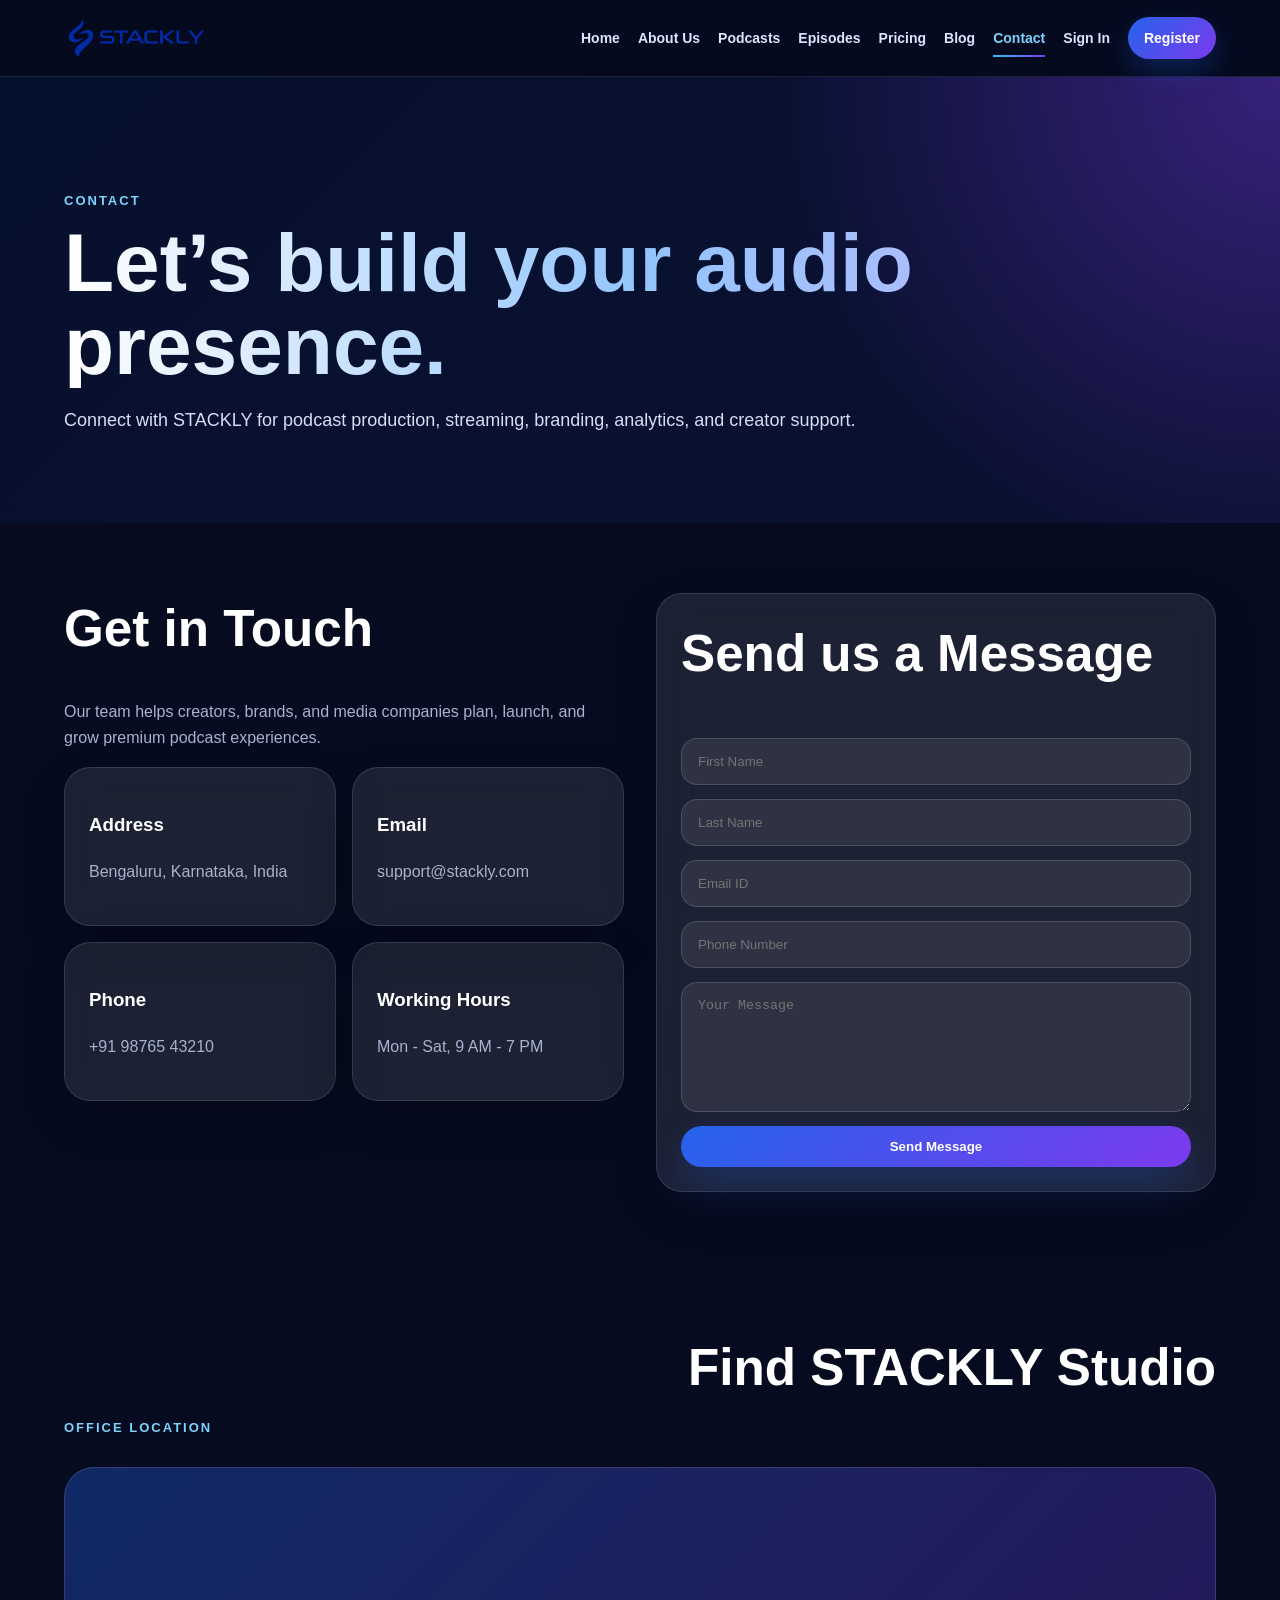
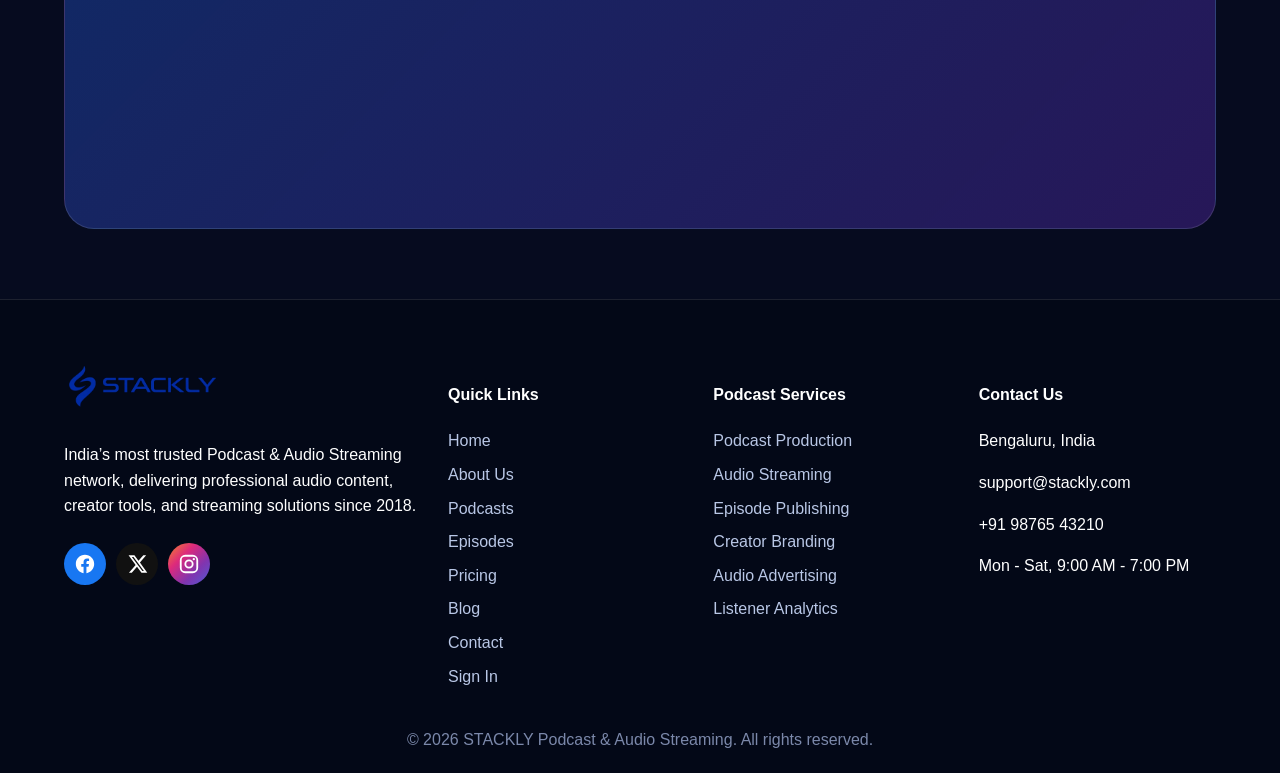
<file: contact.html>
<!DOCTYPE html>
<html lang="en">
<head>
  <meta charset="UTF-8"><meta name="viewport" content="width=device-width, initial-scale=1.0">
  <title>Contact | STACKLY</title><link rel="stylesheet" href="styles.css">
</head>
<body><header class="site-header">
  <a class="brand" href="index.html" aria-label="STACKLY Home"><img src="stackly-logo.webp" alt="STACKLY Logo" class="brand-logo"></a>
  <button class="menu-toggle" aria-label="Toggle menu">☰</button>
  <nav class="nav-menu"><a href="index.html" class="">Home</a>
<a href="about.html" class="">About Us</a>
<a href="podcasts.html" class="">Podcasts</a>
<a href="episodes.html" class="">Episodes</a>
<a href="pricing.html" class="">Pricing</a>
<a href="blog.html" class="">Blog</a>
<a href="contact.html" class="active">Contact</a>
<a href="signin.html" class="">Sign In</a>
<a href="register.html" class="nav-cta">Register</a></nav>
</header><main>
<section class="page-hero"><span class="eyebrow">Contact</span><h1>Let’s build your audio presence.</h1><p>Connect with STACKLY for podcast production, streaming, branding, analytics, and creator support.</p></section>
<section class="section contact-grid">
  <div><h2>Get in Touch</h2><p class="muted-text">Our team helps creators, brands, and media companies plan, launch, and grow premium podcast experiences.</p><div class="contact-cards"><div class="card"><h3>Address</h3><p>Bengaluru, Karnataka, India</p></div><div class="card"><h3>Email</h3><p>support@stackly.com</p></div><div class="card"><h3>Phone</h3><p>+91 98765 43210</p></div><div class="card"><h3>Working Hours</h3><p>Mon - Sat, 9 AM - 7 PM</p></div></div></div>
  <form class="form-card" id="contactForm"><h2>Send us a Message</h2><input data-alpha placeholder="First Name" required><input data-alpha placeholder="Last Name" required><input type="email" id="contactEmail" placeholder="Email ID" required><input data-number id="contactPhone" inputmode="numeric" minlength="10" maxlength="10" placeholder="Phone Number" required><textarea placeholder="Your Message" required></textarea><button class="btn" type="submit">Send Message</button></form>
</section>
<section class="section"><div class="section-head"><span class="eyebrow">Office Location</span><h2>Find STACKLY Studio</h2></div><div class="map-box"><iframe title="STACKLY Bengaluru Map" src="https://www.google.com/maps?q=Bengaluru%20Karnataka%20India&output=embed" loading="lazy"></iframe></div></section>
</main><footer class="footer">
  <div class="footer-grid">
    <div>
      <a class="brand footer-brand" href="index.html" aria-label="STACKLY Home"><img src="stackly-logo.webp" alt="STACKLY Logo" class="brand-logo"></a>
      <p>India’s most trusted Podcast & Audio Streaming network, delivering professional audio content, creator tools, and streaming solutions since 2018.</p>
      <div class="socials">
      <a href="404.html" aria-label="Facebook" class="social-icon facebook"><svg viewBox="0 0 24 24"><path d="M22 12.06C22 6.48 17.52 2 11.94 2S2 6.48 2 12.06c0 5.02 3.66 9.18 8.44 9.94v-7.03H7.9v-2.91h2.54V9.84c0-2.5 1.49-3.88 3.77-3.88 1.09 0 2.23.19 2.23.19v2.45h-1.25c-1.24 0-1.63.77-1.63 1.56v1.9h2.78l-.44 2.91h-2.34V22C18.34 21.24 22 17.08 22 12.06z"/></svg></a>
      <a href="404.html" aria-label="X" class="social-icon x"><svg viewBox="0 0 24 24"><path d="M18.9 2.5h3.1l-6.8 7.8 8 11.2h-6.3l-4.9-6.5-5.7 6.5H3.2l7.3-8.3L2.8 2.5h6.4l4.4 5.9 5.3-5.9zm-1.1 17h1.7L8.2 4.4H6.4l11.4 15.1z"/></svg></a>
      <a href="404.html" aria-label="Instagram" class="social-icon instagram"><svg viewBox="0 0 24 24"><path d="M7.8 2h8.4A5.81 5.81 0 0 1 22 7.8v8.4a5.81 5.81 0 0 1-5.8 5.8H7.8A5.81 5.81 0 0 1 2 16.2V7.8A5.81 5.81 0 0 1 7.8 2zm-.2 2A3.6 3.6 0 0 0 4 7.6v8.8A3.6 3.6 0 0 0 7.6 20h8.8a3.6 3.6 0 0 0 3.6-3.6V7.6A3.6 3.6 0 0 0 16.4 4H7.6zm9.65 1.5a1.25 1.25 0 1 1 0 2.5 1.25 1.25 0 0 1 0-2.5zM12 7a5 5 0 1 1 0 10 5 5 0 0 1 0-10zm0 2a3 3 0 1 0 0 6 3 3 0 0 0 0-6z"/></svg></a>
    </div>
    </div>
    <div><h4>Quick Links</h4><a href="index.html">Home</a>
<a href="about.html">About Us</a>
<a href="podcasts.html">Podcasts</a>
<a href="episodes.html">Episodes</a>
<a href="pricing.html">Pricing</a>
<a href="blog.html">Blog</a>
<a href="contact.html">Contact</a>
<a href="signin.html">Sign In</a></div>
    <div><h4>Podcast Services</h4>
      <a href="404.html">Podcast Production</a><a href="404.html">Audio Streaming</a><a href="404.html">Episode Publishing</a><a href="404.html">Creator Branding</a><a href="404.html">Audio Advertising</a><a href="404.html">Listener Analytics</a>
    </div>
    <div><h4>Contact Us</h4><p>Bengaluru, India</p><p>support@stackly.com</p><p>+91 98765 43210</p><p>Mon - Sat, 9:00 AM - 7:00 PM</p></div>
  </div>
  <div class="footer-bottom">© 2026 STACKLY Podcast & Audio Streaming. All rights reserved.</div>
</footer><script src="script.js"></script></body></html>
</file>
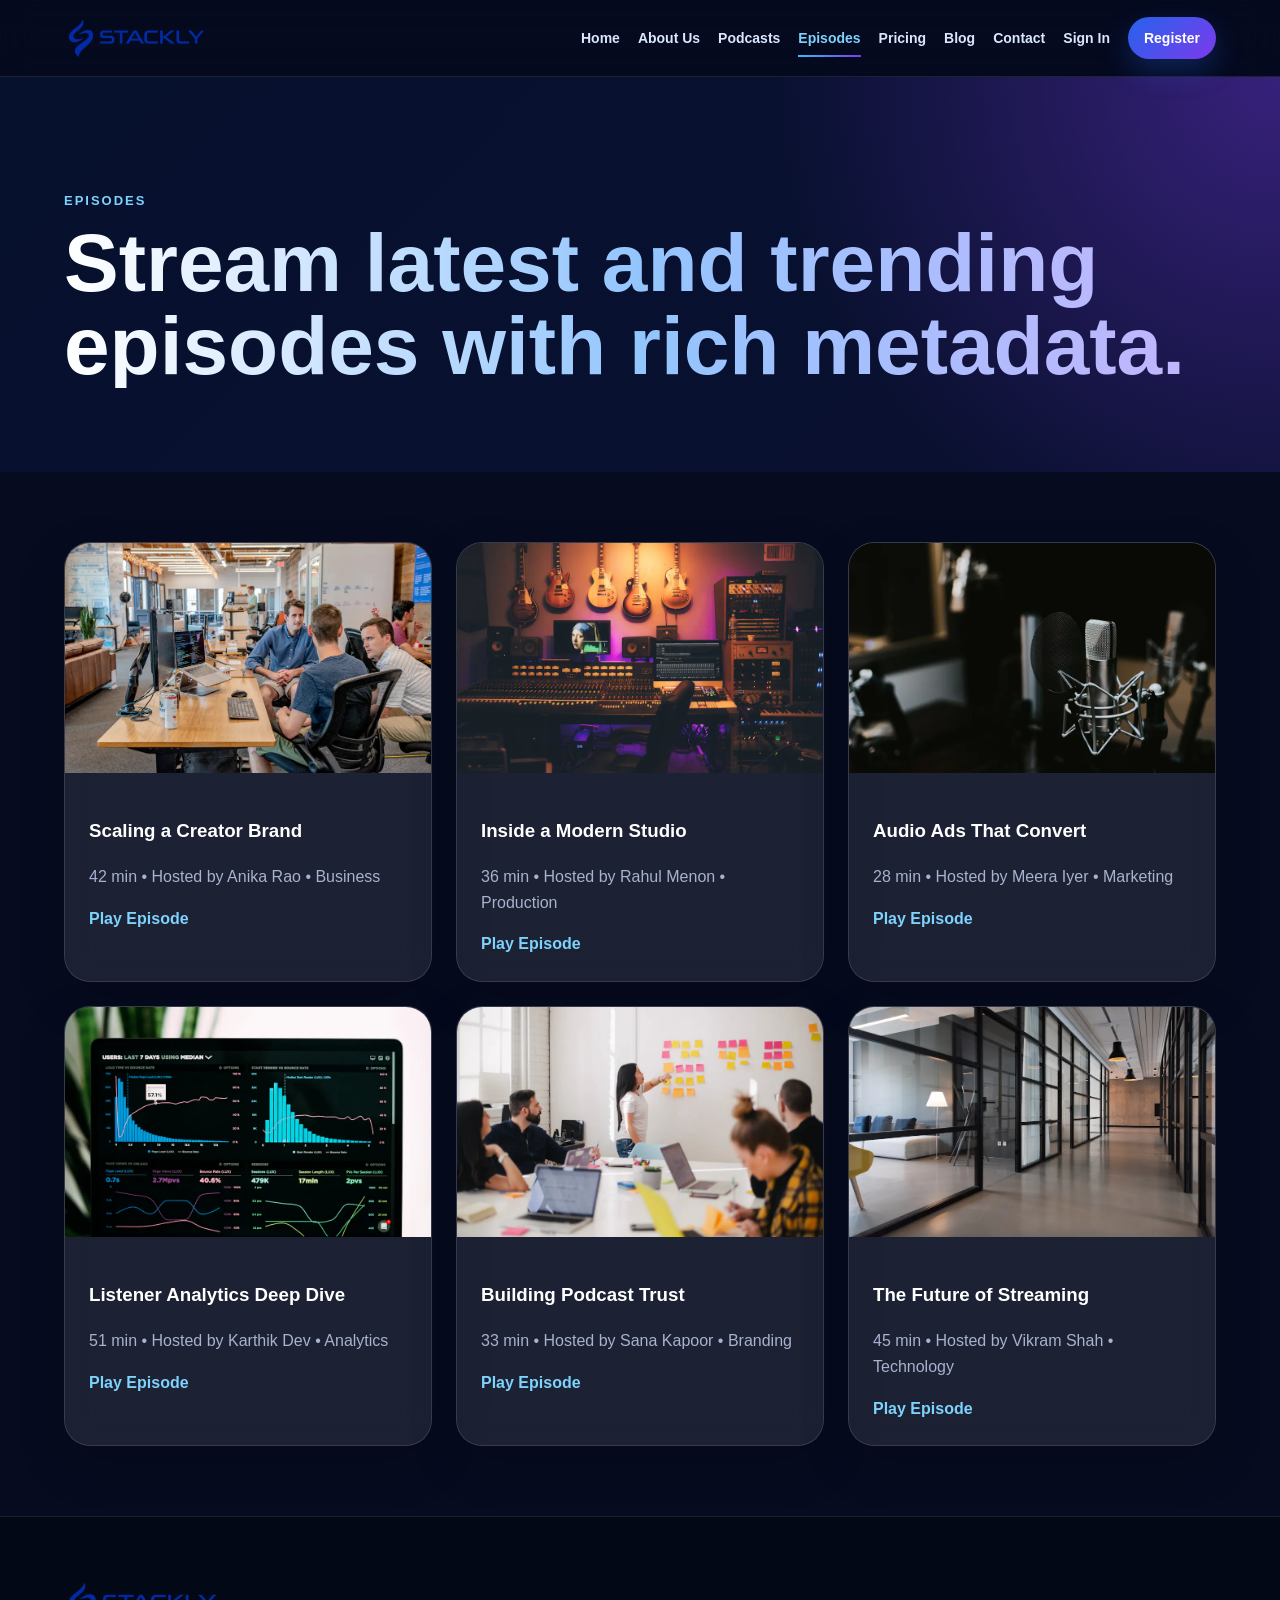
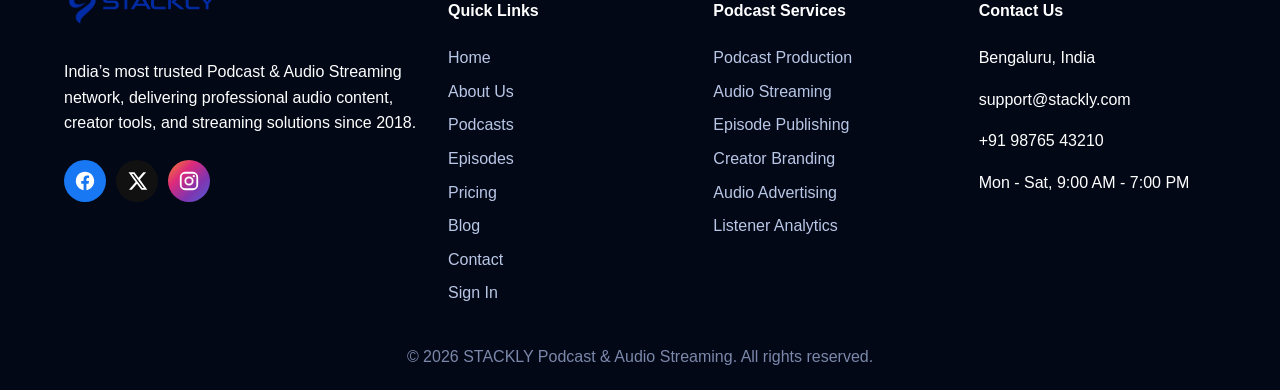
<file: episodes.html>
<!DOCTYPE html>
<html lang="en">
<head>
  <meta charset="UTF-8"><meta name="viewport" content="width=device-width, initial-scale=1.0">
  <title>Episodes | STACKLY</title><link rel="stylesheet" href="styles.css">
</head>
<body><header class="site-header">
  <a class="brand" href="index.html" aria-label="STACKLY Home"><img src="stackly-logo.webp" alt="STACKLY Logo" class="brand-logo"></a>
  <button class="menu-toggle" aria-label="Toggle menu">☰</button>
  <nav class="nav-menu"><a href="index.html" class="">Home</a>
<a href="about.html" class="">About Us</a>
<a href="podcasts.html" class="">Podcasts</a>
<a href="episodes.html" class="active">Episodes</a>
<a href="pricing.html" class="">Pricing</a>
<a href="blog.html" class="">Blog</a>
<a href="contact.html" class="">Contact</a>
<a href="signin.html" class="">Sign In</a>
<a href="register.html" class="nav-cta">Register</a></nav>
</header><main><section class="page-hero"><span class="eyebrow">Episodes</span><h1>Stream latest and trending episodes with rich metadata.</h1></section><section class="section"><div class="cards"><article class="card image-card"><img src="photo-1556761175-b413da4baf72.webp" alt="Scaling a Creator Brand"><div><h3>Scaling a Creator Brand</h3><p>42 min • Hosted by Anika Rao • Business</p><a href="404.html">Play Episode</a></div></article><article class="card image-card"><img src="photo-1598488035139-bdbb2231ce04.webp" alt="Inside a Modern Studio"><div><h3>Inside a Modern Studio</h3><p>36 min • Hosted by Rahul Menon • Production</p><a href="404.html">Play Episode</a></div></article><article class="card image-card"><img src="photo-1478737270239-2f02b77fc618.webp" alt="Audio Ads That Convert"><div><h3>Audio Ads That Convert</h3><p>28 min • Hosted by Meera Iyer • Marketing</p><a href="404.html">Play Episode</a></div></article><article class="card image-card"><img src="photo-1551288049-bebda4e38f71.webp" alt="Listener Analytics Deep Dive"><div><h3>Listener Analytics Deep Dive</h3><p>51 min • Hosted by Karthik Dev • Analytics</p><a href="404.html">Play Episode</a></div></article><article class="card image-card"><img src="photo-1552664730-d307ca884978.webp" alt="Building Podcast Trust"><div><h3>Building Podcast Trust</h3><p>33 min • Hosted by Sana Kapoor • Branding</p><a href="404.html">Play Episode</a></div></article><article class="card image-card"><img src="photo-1497366754035-f200968a6e72.webp" alt="The Future of Streaming"><div><h3>The Future of Streaming</h3><p>45 min • Hosted by Vikram Shah • Technology</p><a href="404.html">Play Episode</a></div></article></div></section></main><footer class="footer">
  <div class="footer-grid">
    <div>
      <a class="brand footer-brand" href="index.html" aria-label="STACKLY Home"><img src="stackly-logo.webp" alt="STACKLY Logo" class="brand-logo"></a>
      <p>India’s most trusted Podcast & Audio Streaming network, delivering professional audio content, creator tools, and streaming solutions since 2018.</p>
      <div class="socials">
      <a href="404.html" aria-label="Facebook" class="social-icon facebook"><svg viewBox="0 0 24 24"><path d="M22 12.06C22 6.48 17.52 2 11.94 2S2 6.48 2 12.06c0 5.02 3.66 9.18 8.44 9.94v-7.03H7.9v-2.91h2.54V9.84c0-2.5 1.49-3.88 3.77-3.88 1.09 0 2.23.19 2.23.19v2.45h-1.25c-1.24 0-1.63.77-1.63 1.56v1.9h2.78l-.44 2.91h-2.34V22C18.34 21.24 22 17.08 22 12.06z"/></svg></a>
      <a href="404.html" aria-label="X" class="social-icon x"><svg viewBox="0 0 24 24"><path d="M18.9 2.5h3.1l-6.8 7.8 8 11.2h-6.3l-4.9-6.5-5.7 6.5H3.2l7.3-8.3L2.8 2.5h6.4l4.4 5.9 5.3-5.9zm-1.1 17h1.7L8.2 4.4H6.4l11.4 15.1z"/></svg></a>
      <a href="404.html" aria-label="Instagram" class="social-icon instagram"><svg viewBox="0 0 24 24"><path d="M7.8 2h8.4A5.81 5.81 0 0 1 22 7.8v8.4a5.81 5.81 0 0 1-5.8 5.8H7.8A5.81 5.81 0 0 1 2 16.2V7.8A5.81 5.81 0 0 1 7.8 2zm-.2 2A3.6 3.6 0 0 0 4 7.6v8.8A3.6 3.6 0 0 0 7.6 20h8.8a3.6 3.6 0 0 0 3.6-3.6V7.6A3.6 3.6 0 0 0 16.4 4H7.6zm9.65 1.5a1.25 1.25 0 1 1 0 2.5 1.25 1.25 0 0 1 0-2.5zM12 7a5 5 0 1 1 0 10 5 5 0 0 1 0-10zm0 2a3 3 0 1 0 0 6 3 3 0 0 0 0-6z"/></svg></a>
    </div>
    </div>
    <div><h4>Quick Links</h4><a href="index.html">Home</a>
<a href="about.html">About Us</a>
<a href="podcasts.html">Podcasts</a>
<a href="episodes.html">Episodes</a>
<a href="pricing.html">Pricing</a>
<a href="blog.html">Blog</a>
<a href="contact.html">Contact</a>
<a href="signin.html">Sign In</a></div>
    <div><h4>Podcast Services</h4>
      <a href="404.html">Podcast Production</a><a href="404.html">Audio Streaming</a><a href="404.html">Episode Publishing</a><a href="404.html">Creator Branding</a><a href="404.html">Audio Advertising</a><a href="404.html">Listener Analytics</a>
    </div>
    <div><h4>Contact Us</h4><p>Bengaluru, India</p><p>support@stackly.com</p><p>+91 98765 43210</p><p>Mon - Sat, 9:00 AM - 7:00 PM</p></div>
  </div>
  <div class="footer-bottom">© 2026 STACKLY Podcast & Audio Streaming. All rights reserved.</div>
</footer><script src="script.js"></script></body></html>
</file>
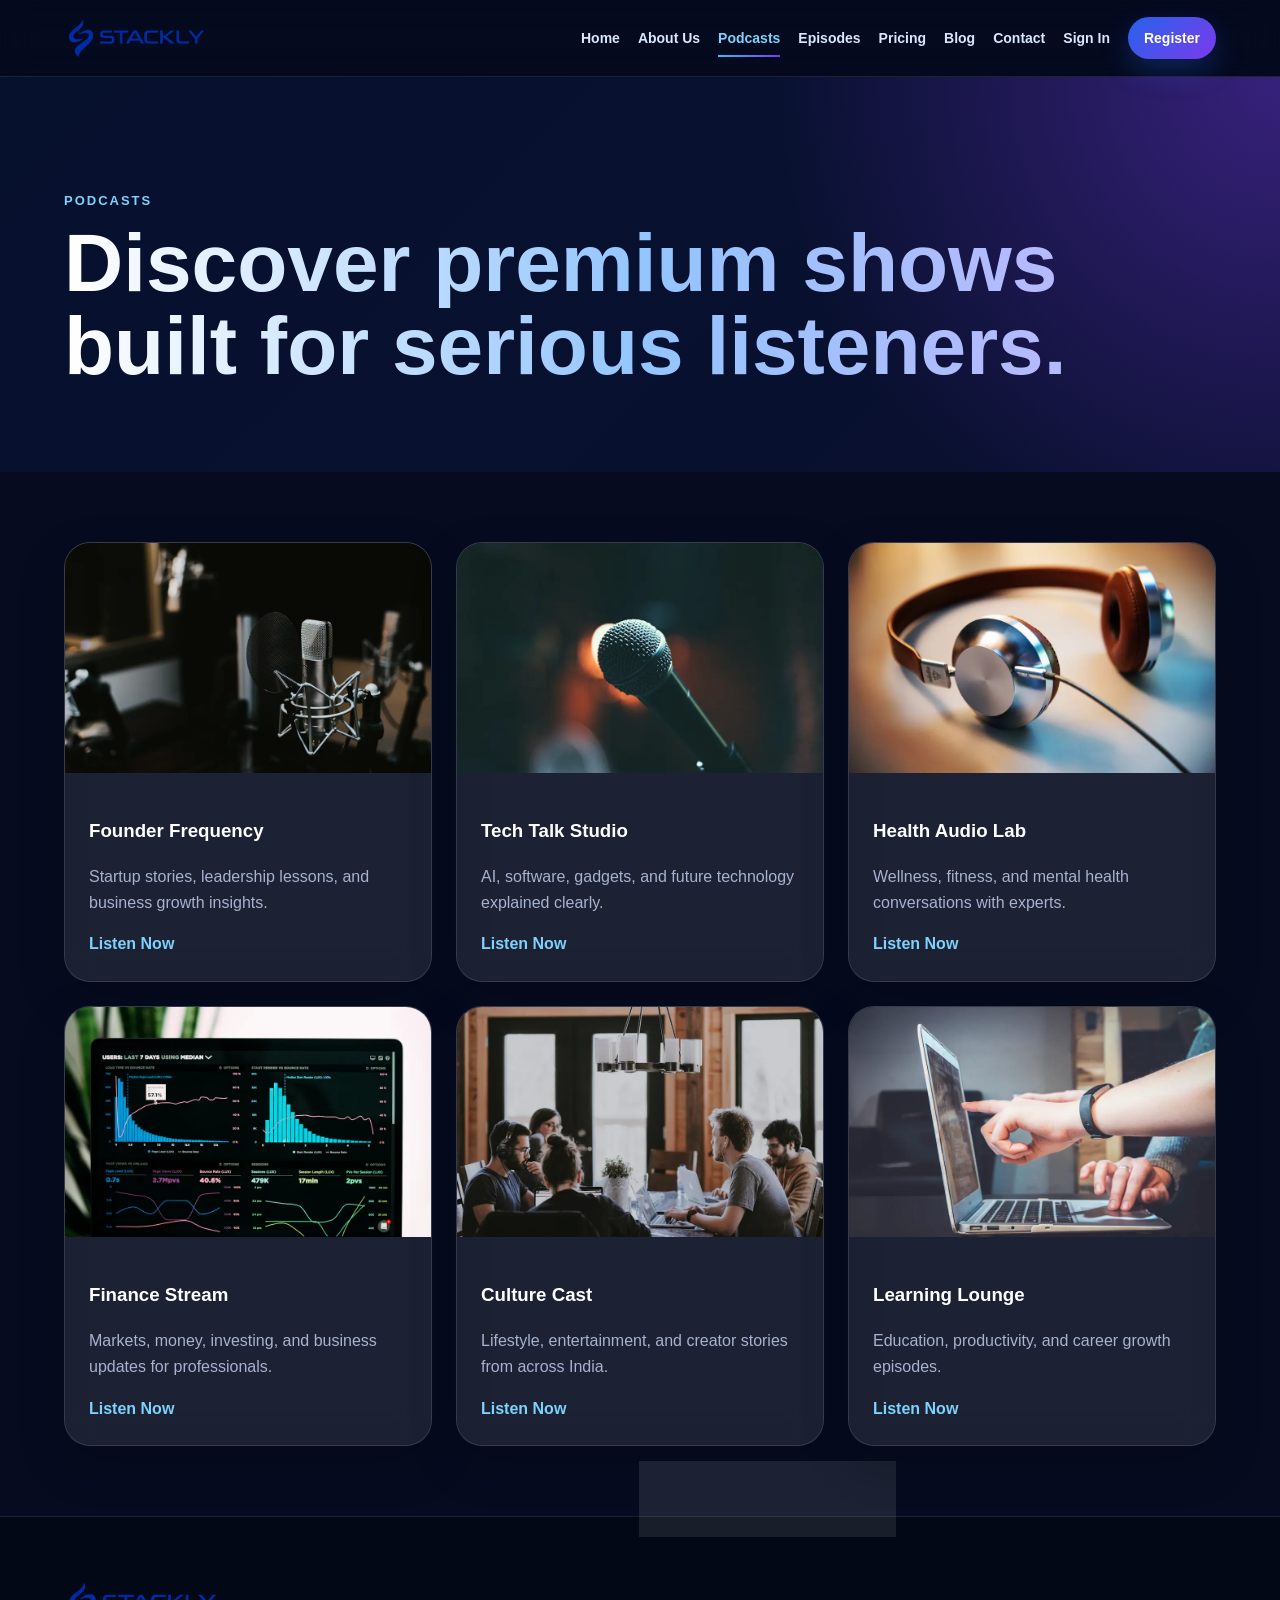
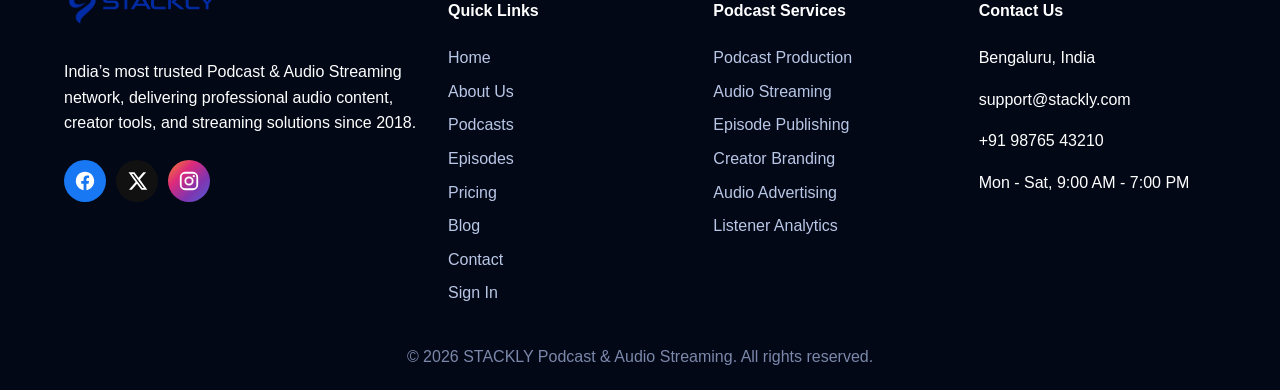
<file: podcasts.html>
<!DOCTYPE html>
<html lang="en">
<head>
  <meta charset="UTF-8"><meta name="viewport" content="width=device-width, initial-scale=1.0">
  <title>Podcasts | STACKLY</title><link rel="stylesheet" href="styles.css">
</head>
<body><header class="site-header">
  <a class="brand" href="index.html" aria-label="STACKLY Home"><img src="stackly-logo.webp" alt="STACKLY Logo" class="brand-logo"></a>
  <button class="menu-toggle" aria-label="Toggle menu">☰</button>
  <nav class="nav-menu"><a href="index.html" class="">Home</a>
<a href="about.html" class="">About Us</a>
<a href="podcasts.html" class="active">Podcasts</a>
<a href="episodes.html" class="">Episodes</a>
<a href="pricing.html" class="">Pricing</a>
<a href="blog.html" class="">Blog</a>
<a href="contact.html" class="">Contact</a>
<a href="signin.html" class="">Sign In</a>
<a href="register.html" class="nav-cta">Register</a></nav>
</header><main><section class="page-hero"><span class="eyebrow">Podcasts</span><h1>Discover premium shows built for serious listeners.</h1></section><section class="section"><div class="cards"><article class="card image-card"><img src="photo-1478737270239-2f02b77fc618.webp" alt="Founder Frequency"><div><h3>Founder Frequency</h3><p>Startup stories, leadership lessons, and business growth insights.</p><a href="404.html">Listen Now</a></div></article><article class="card image-card"><img src="photo-1516280440614-37939bbacd81.webp" alt="Tech Talk Studio"><div><h3>Tech Talk Studio</h3><p>AI, software, gadgets, and future technology explained clearly.</p><a href="404.html">Listen Now</a></div></article><article class="card image-card"><img src="photo-1484704849700-f032a568e944.webp" alt="Health Audio Lab"><div><h3>Health Audio Lab</h3><p>Wellness, fitness, and mental health conversations with experts.</p><a href="404.html">Listen Now</a></div></article><article class="card image-card"><img src="photo-1551288049-bebda4e38f71.webp" alt="Finance Stream"><div><h3>Finance Stream</h3><p>Markets, money, investing, and business updates for professionals.</p><a href="404.html">Listen Now</a></div></article><article class="card image-card"><img src="photo-1521737604893-d14cc237f11d.webp" alt="Culture Cast"><div><h3>Culture Cast</h3><p>Lifestyle, entertainment, and creator stories from across India.</p><a href="404.html">Listen Now</a></div></article><article class="card image-card"><img src="photo-1516321318423-f06f85e504b3.webp" alt="Learning Lounge"><div><h3>Learning Lounge</h3><p>Education, productivity, and career growth episodes.</p><a href="404.html">Listen Now</a></div></article></div></section></main><footer class="footer">
  <div class="footer-grid">
    <div>
      <a class="brand footer-brand" href="index.html" aria-label="STACKLY Home"><img src="stackly-logo.webp" alt="STACKLY Logo" class="brand-logo"></a>
      <p>India’s most trusted Podcast & Audio Streaming network, delivering professional audio content, creator tools, and streaming solutions since 2018.</p>
      <div class="socials">
      <a href="404.html" aria-label="Facebook" class="social-icon facebook"><svg viewBox="0 0 24 24"><path d="M22 12.06C22 6.48 17.52 2 11.94 2S2 6.48 2 12.06c0 5.02 3.66 9.18 8.44 9.94v-7.03H7.9v-2.91h2.54V9.84c0-2.5 1.49-3.88 3.77-3.88 1.09 0 2.23.19 2.23.19v2.45h-1.25c-1.24 0-1.63.77-1.63 1.56v1.9h2.78l-.44 2.91h-2.34V22C18.34 21.24 22 17.08 22 12.06z"/></svg></a>
      <a href="404.html" aria-label="X" class="social-icon x"><svg viewBox="0 0 24 24"><path d="M18.9 2.5h3.1l-6.8 7.8 8 11.2h-6.3l-4.9-6.5-5.7 6.5H3.2l7.3-8.3L2.8 2.5h6.4l4.4 5.9 5.3-5.9zm-1.1 17h1.7L8.2 4.4H6.4l11.4 15.1z"/></svg></a>
      <a href="404.html" aria-label="Instagram" class="social-icon instagram"><svg viewBox="0 0 24 24"><path d="M7.8 2h8.4A5.81 5.81 0 0 1 22 7.8v8.4a5.81 5.81 0 0 1-5.8 5.8H7.8A5.81 5.81 0 0 1 2 16.2V7.8A5.81 5.81 0 0 1 7.8 2zm-.2 2A3.6 3.6 0 0 0 4 7.6v8.8A3.6 3.6 0 0 0 7.6 20h8.8a3.6 3.6 0 0 0 3.6-3.6V7.6A3.6 3.6 0 0 0 16.4 4H7.6zm9.65 1.5a1.25 1.25 0 1 1 0 2.5 1.25 1.25 0 0 1 0-2.5zM12 7a5 5 0 1 1 0 10 5 5 0 0 1 0-10zm0 2a3 3 0 1 0 0 6 3 3 0 0 0 0-6z"/></svg></a>
    </div>
    </div>
    <div><h4>Quick Links</h4><a href="index.html">Home</a>
<a href="about.html">About Us</a>
<a href="podcasts.html">Podcasts</a>
<a href="episodes.html">Episodes</a>
<a href="pricing.html">Pricing</a>
<a href="blog.html">Blog</a>
<a href="contact.html">Contact</a>
<a href="signin.html">Sign In</a></div>
    <div><h4>Podcast Services</h4>
      <a href="404.html">Podcast Production</a><a href="404.html">Audio Streaming</a><a href="404.html">Episode Publishing</a><a href="404.html">Creator Branding</a><a href="404.html">Audio Advertising</a><a href="404.html">Listener Analytics</a>
    </div>
    <div><h4>Contact Us</h4><p>Bengaluru, India</p><p>support@stackly.com</p><p>+91 98765 43210</p><p>Mon - Sat, 9:00 AM - 7:00 PM</p></div>
  </div>
  <div class="footer-bottom">© 2026 STACKLY Podcast & Audio Streaming. All rights reserved.</div>
</footer><script src="script.js"></script></body></html>
</file>
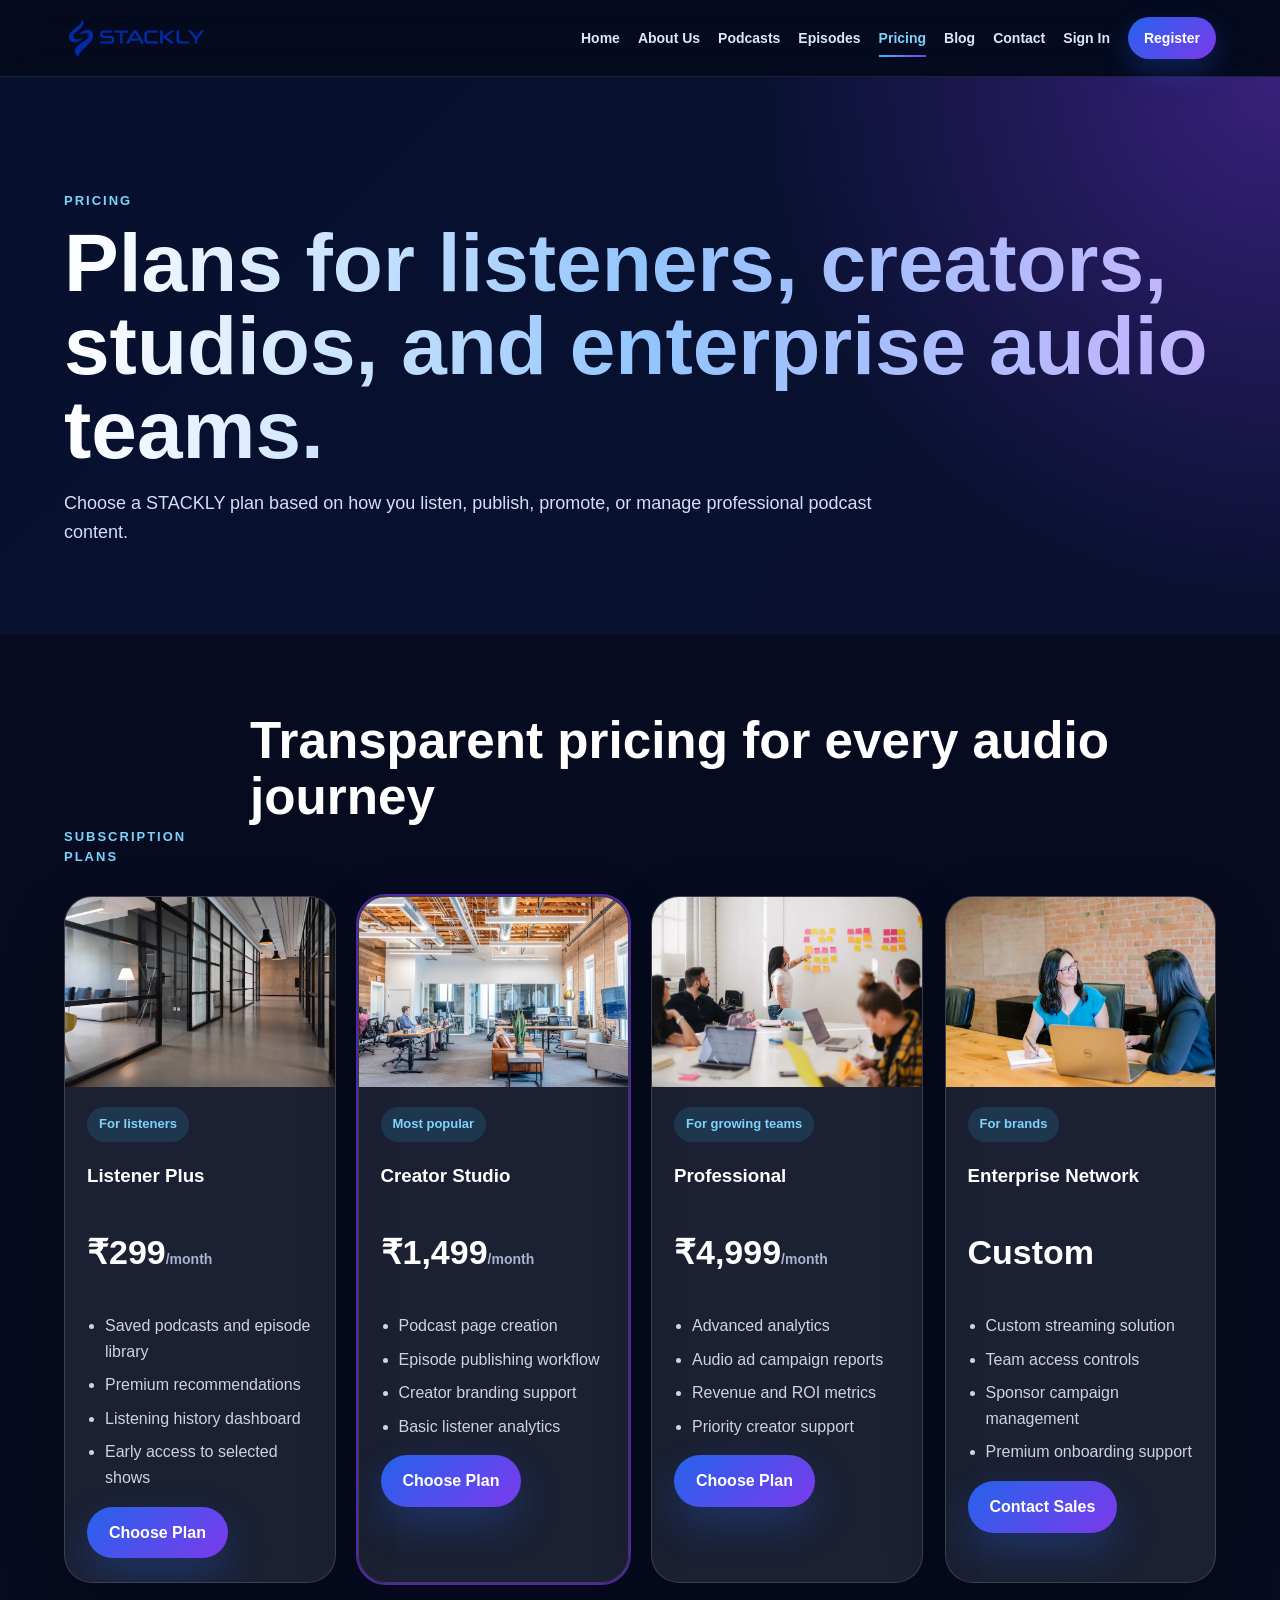
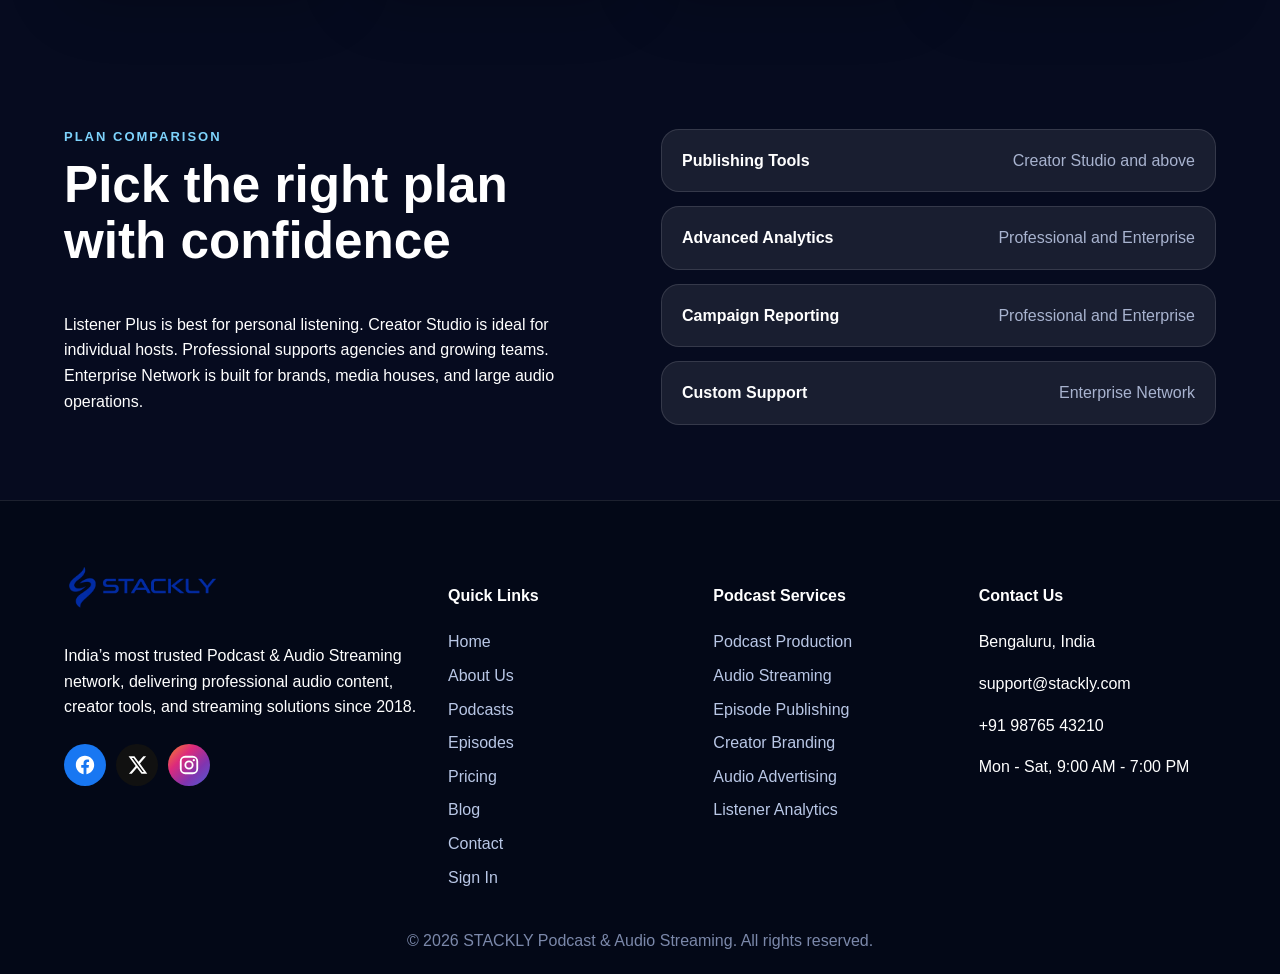
<file: pricing.html>
<!DOCTYPE html>
<html lang="en">
<head>
  <meta charset="UTF-8"><meta name="viewport" content="width=device-width, initial-scale=1.0">
  <title>Pricing | STACKLY</title><link rel="stylesheet" href="styles.css">
</head>
<body><header class="site-header">
  <a class="brand" href="index.html" aria-label="STACKLY Home"><img src="stackly-logo.webp" alt="STACKLY Logo" class="brand-logo"></a>
  <button class="menu-toggle" aria-label="Toggle menu">☰</button>
  <nav class="nav-menu"><a href="index.html" class="">Home</a>
<a href="about.html" class="">About Us</a>
<a href="podcasts.html" class="">Podcasts</a>
<a href="episodes.html" class="">Episodes</a>
<a href="pricing.html" class="active">Pricing</a>
<a href="blog.html" class="">Blog</a>
<a href="contact.html" class="">Contact</a>
<a href="signin.html" class="">Sign In</a>
<a href="register.html" class="nav-cta">Register</a></nav>
</header><main>
<section class="page-hero">
  <span class="eyebrow">Pricing</span>
  <h1>Plans for listeners, creators, studios, and enterprise audio teams.</h1>
  <p>Choose a STACKLY plan based on how you listen, publish, promote, or manage professional podcast content.</p>
</section>

<section class="section">
  <div class="section-head"><span class="eyebrow">Subscription Plans</span><h2>Transparent pricing for every audio journey</h2></div>
  <div class="pricing-grid">
    <article class="price-card">
      <img src="photo-1497366754035-f200968a6e72.webp" alt="Listener plan">
      <span class="plan-tag">For listeners</span>
      <h3>Listener Plus</h3>
      <p class="price">₹299<span>/month</span></p>
      <ul><li>Saved podcasts and episode library</li><li>Premium recommendations</li><li>Listening history dashboard</li><li>Early access to selected shows</li></ul>
      <a href="404.html" class="btn">Choose Plan</a>
    </article>
    <article class="price-card highlight">
      <img src="photo-1556761175-4b46a572b786.webp" alt="Creator plan">
      <span class="plan-tag">Most popular</span>
      <h3>Creator Studio</h3>
      <p class="price">₹1,499<span>/month</span></p>
      <ul><li>Podcast page creation</li><li>Episode publishing workflow</li><li>Creator branding support</li><li>Basic listener analytics</li></ul>
      <a href="404.html" class="btn">Choose Plan</a>
    </article>
    <article class="price-card">
      <img src="photo-1552664730-d307ca884978.webp" alt="Professional plan">
      <span class="plan-tag">For growing teams</span>
      <h3>Professional</h3>
      <p class="price">₹4,999<span>/month</span></p>
      <ul><li>Advanced analytics</li><li>Audio ad campaign reports</li><li>Revenue and ROI metrics</li><li>Priority creator support</li></ul>
      <a href="404.html" class="btn">Choose Plan</a>
    </article>
    <article class="price-card">
      <img src="photo-1551836022-d5d88e9218df.webp" alt="Enterprise plan">
      <span class="plan-tag">For brands</span>
      <h3>Enterprise Network</h3>
      <p class="price">Custom</p>
      <ul><li>Custom streaming solution</li><li>Team access controls</li><li>Sponsor campaign management</li><li>Premium onboarding support</li></ul>
      <a href="404.html" class="btn">Contact Sales</a>
    </article>
  </div>
</section>

<section class="section split">
  <div>
    <span class="eyebrow">Plan Comparison</span>
    <h2>Pick the right plan with confidence</h2>
    <p>Listener Plus is best for personal listening. Creator Studio is ideal for individual hosts. Professional supports agencies and growing teams. Enterprise Network is built for brands, media houses, and large audio operations.</p>
  </div>
  <div class="comparison-box">
    <div><strong>Publishing Tools</strong><span>Creator Studio and above</span></div>
    <div><strong>Advanced Analytics</strong><span>Professional and Enterprise</span></div>
    <div><strong>Campaign Reporting</strong><span>Professional and Enterprise</span></div>
    <div><strong>Custom Support</strong><span>Enterprise Network</span></div>
  </div>
</section>
</main><footer class="footer">
  <div class="footer-grid">
    <div>
      <a class="brand footer-brand" href="index.html" aria-label="STACKLY Home"><img src="stackly-logo.webp" alt="STACKLY Logo" class="brand-logo"></a>
      <p>India’s most trusted Podcast & Audio Streaming network, delivering professional audio content, creator tools, and streaming solutions since 2018.</p>
      <div class="socials">
      <a href="404.html" aria-label="Facebook" class="social-icon facebook"><svg viewBox="0 0 24 24"><path d="M22 12.06C22 6.48 17.52 2 11.94 2S2 6.48 2 12.06c0 5.02 3.66 9.18 8.44 9.94v-7.03H7.9v-2.91h2.54V9.84c0-2.5 1.49-3.88 3.77-3.88 1.09 0 2.23.19 2.23.19v2.45h-1.25c-1.24 0-1.63.77-1.63 1.56v1.9h2.78l-.44 2.91h-2.34V22C18.34 21.24 22 17.08 22 12.06z"/></svg></a>
      <a href="404.html" aria-label="X" class="social-icon x"><svg viewBox="0 0 24 24"><path d="M18.9 2.5h3.1l-6.8 7.8 8 11.2h-6.3l-4.9-6.5-5.7 6.5H3.2l7.3-8.3L2.8 2.5h6.4l4.4 5.9 5.3-5.9zm-1.1 17h1.7L8.2 4.4H6.4l11.4 15.1z"/></svg></a>
      <a href="404.html" aria-label="Instagram" class="social-icon instagram"><svg viewBox="0 0 24 24"><path d="M7.8 2h8.4A5.81 5.81 0 0 1 22 7.8v8.4a5.81 5.81 0 0 1-5.8 5.8H7.8A5.81 5.81 0 0 1 2 16.2V7.8A5.81 5.81 0 0 1 7.8 2zm-.2 2A3.6 3.6 0 0 0 4 7.6v8.8A3.6 3.6 0 0 0 7.6 20h8.8a3.6 3.6 0 0 0 3.6-3.6V7.6A3.6 3.6 0 0 0 16.4 4H7.6zm9.65 1.5a1.25 1.25 0 1 1 0 2.5 1.25 1.25 0 0 1 0-2.5zM12 7a5 5 0 1 1 0 10 5 5 0 0 1 0-10zm0 2a3 3 0 1 0 0 6 3 3 0 0 0 0-6z"/></svg></a>
    </div>
    </div>
    <div><h4>Quick Links</h4><a href="index.html">Home</a>
<a href="about.html">About Us</a>
<a href="podcasts.html">Podcasts</a>
<a href="episodes.html">Episodes</a>
<a href="pricing.html">Pricing</a>
<a href="blog.html">Blog</a>
<a href="contact.html">Contact</a>
<a href="signin.html">Sign In</a></div>
    <div><h4>Podcast Services</h4>
      <a href="404.html">Podcast Production</a><a href="404.html">Audio Streaming</a><a href="404.html">Episode Publishing</a><a href="404.html">Creator Branding</a><a href="404.html">Audio Advertising</a><a href="404.html">Listener Analytics</a>
    </div>
    <div><h4>Contact Us</h4><p>Bengaluru, India</p><p>support@stackly.com</p><p>+91 98765 43210</p><p>Mon - Sat, 9:00 AM - 7:00 PM</p></div>
  </div>
  <div class="footer-bottom">© 2026 STACKLY Podcast & Audio Streaming. All rights reserved.</div>
</footer><script src="script.js"></script></body></html>
</file>
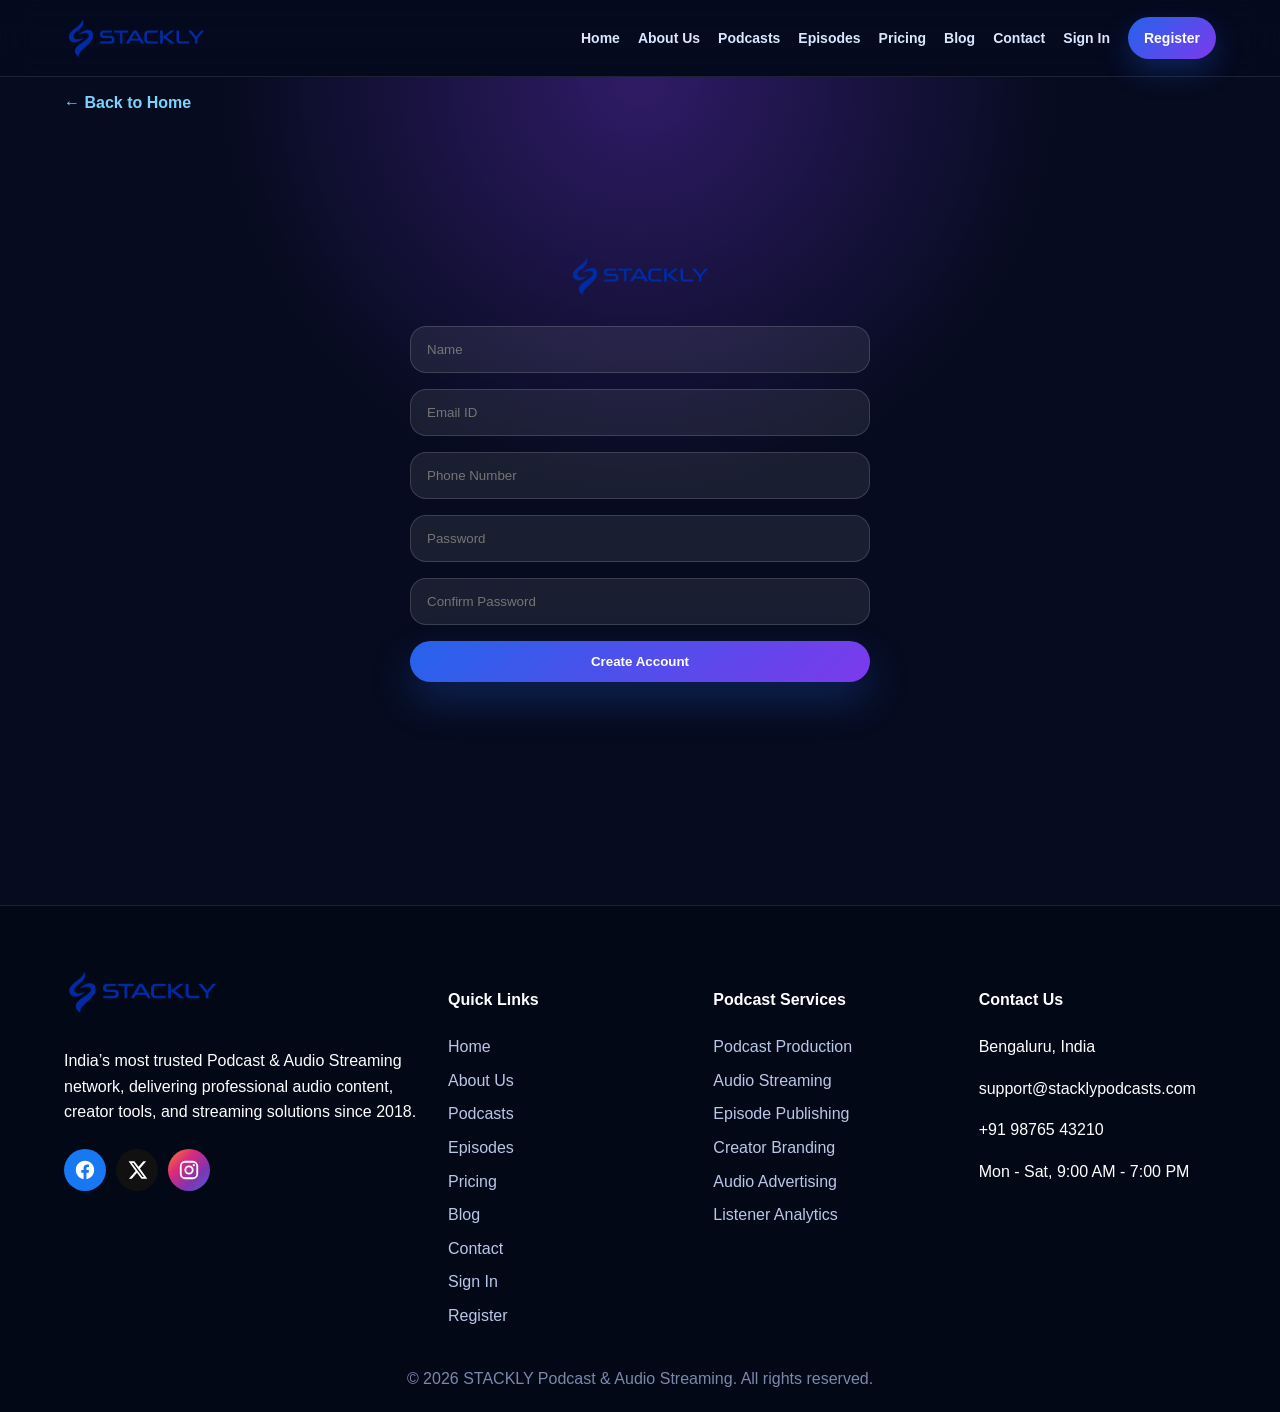
<file: register.html>
<!DOCTYPE html>
<html lang="en">
<head>
  <meta charset="UTF-8"><meta name="viewport" content="width=device-width, initial-scale=1.0">
  <title>Create Account | STACKLY</title><link rel="stylesheet" href="styles.css">
</head>
<body><header class="site-header">
  <a class="brand" href="index.html" aria-label="STACKLY Home"><img src="stackly-logo.webp" alt="STACKLY Logo" class="brand-logo"></a>
  <button class="menu-toggle" aria-label="Toggle menu">☰</button>
  <nav class="nav-menu"><a href="index.html" class="">Home</a>
<a href="about.html" class="">About Us</a>
<a href="podcasts.html" class="">Podcasts</a>
<a href="episodes.html" class="">Episodes</a>
<a href="pricing.html" class="">Pricing</a>
<a href="blog.html" class="">Blog</a>
<a href="contact.html" class="">Contact</a>
<a href="signin.html" class="">Sign In</a>
<a href="register.html" class="nav-cta">Register</a></nav>
</header><main>
<section class="auth-wrap"><a class="back-link" href="index.html">← Back to Home</a><form class="auth-card" id="registerForm">
<a class="brand auth-logo" href="index.html" aria-label="STACKLY Home"><img src="stackly-logo.webp" alt="STACKLY Logo" class="brand-logo"></a>
<input data-alpha id="regName" placeholder="Name" required>
<input type="email" id="regEmail" placeholder="Email ID" required>
<input data-number id="regPhone" placeholder="Phone Number" required>
<input type="password" id="regPass" placeholder="Password" minlength="6" required>
<input type="password" id="regConfirm" placeholder="Confirm Password" minlength="6" required>
<button class="btn" type="submit">Create Account</button><p id="regMsg"></p>
</form></section>
</main><footer class="footer">
  <div class="footer-grid">
    <div>
      <a class="brand footer-brand" href="index.html" aria-label="STACKLY Home"><img src="stackly-logo.webp" alt="STACKLY Logo" class="brand-logo"></a>
      <p>India’s most trusted Podcast & Audio Streaming network, delivering professional audio content, creator tools, and streaming solutions since 2018.</p>
      <div class="socials">
      <a href="404.html" aria-label="Facebook" class="social-icon facebook"><svg viewBox="0 0 24 24"><path d="M22 12.06C22 6.48 17.52 2 11.94 2S2 6.48 2 12.06c0 5.02 3.66 9.18 8.44 9.94v-7.03H7.9v-2.91h2.54V9.84c0-2.5 1.49-3.88 3.77-3.88 1.09 0 2.23.19 2.23.19v2.45h-1.25c-1.24 0-1.63.77-1.63 1.56v1.9h2.78l-.44 2.91h-2.34V22C18.34 21.24 22 17.08 22 12.06z"/></svg></a>
      <a href="404.html" aria-label="X" class="social-icon x"><svg viewBox="0 0 24 24"><path d="M18.9 2.5h3.1l-6.8 7.8 8 11.2h-6.3l-4.9-6.5-5.7 6.5H3.2l7.3-8.3L2.8 2.5h6.4l4.4 5.9 5.3-5.9zm-1.1 17h1.7L8.2 4.4H6.4l11.4 15.1z"/></svg></a>
      <a href="404.html" aria-label="Instagram" class="social-icon instagram"><svg viewBox="0 0 24 24"><path d="M7.8 2h8.4A5.81 5.81 0 0 1 22 7.8v8.4a5.81 5.81 0 0 1-5.8 5.8H7.8A5.81 5.81 0 0 1 2 16.2V7.8A5.81 5.81 0 0 1 7.8 2zm-.2 2A3.6 3.6 0 0 0 4 7.6v8.8A3.6 3.6 0 0 0 7.6 20h8.8a3.6 3.6 0 0 0 3.6-3.6V7.6A3.6 3.6 0 0 0 16.4 4H7.6zm9.65 1.5a1.25 1.25 0 1 1 0 2.5 1.25 1.25 0 0 1 0-2.5zM12 7a5 5 0 1 1 0 10 5 5 0 0 1 0-10zm0 2a3 3 0 1 0 0 6 3 3 0 0 0 0-6z"/></svg></a>
    </div>
    </div>
    <div><h4>Quick Links</h4><a href="index.html">Home</a>
<a href="about.html">About Us</a>
<a href="podcasts.html">Podcasts</a>
<a href="episodes.html">Episodes</a>
<a href="pricing.html">Pricing</a>
<a href="blog.html">Blog</a>
<a href="contact.html">Contact</a>
<a href="signin.html">Sign In</a>
<a href="register.html">Register</a></div>
    <div><h4>Podcast Services</h4>
      <a href="404.html">Podcast Production</a><a href="404.html">Audio Streaming</a><a href="404.html">Episode Publishing</a><a href="404.html">Creator Branding</a><a href="404.html">Audio Advertising</a><a href="404.html">Listener Analytics</a>
    </div>
    <div><h4>Contact Us</h4><p>Bengaluru, India</p><p>support@stacklypodcasts.com</p><p>+91 98765 43210</p><p>Mon - Sat, 9:00 AM - 7:00 PM</p></div>
  </div>
  <div class="footer-bottom">© 2026 STACKLY Podcast & Audio Streaming. All rights reserved.</div>
</footer><script src="script.js"></script></body></html>
</file>
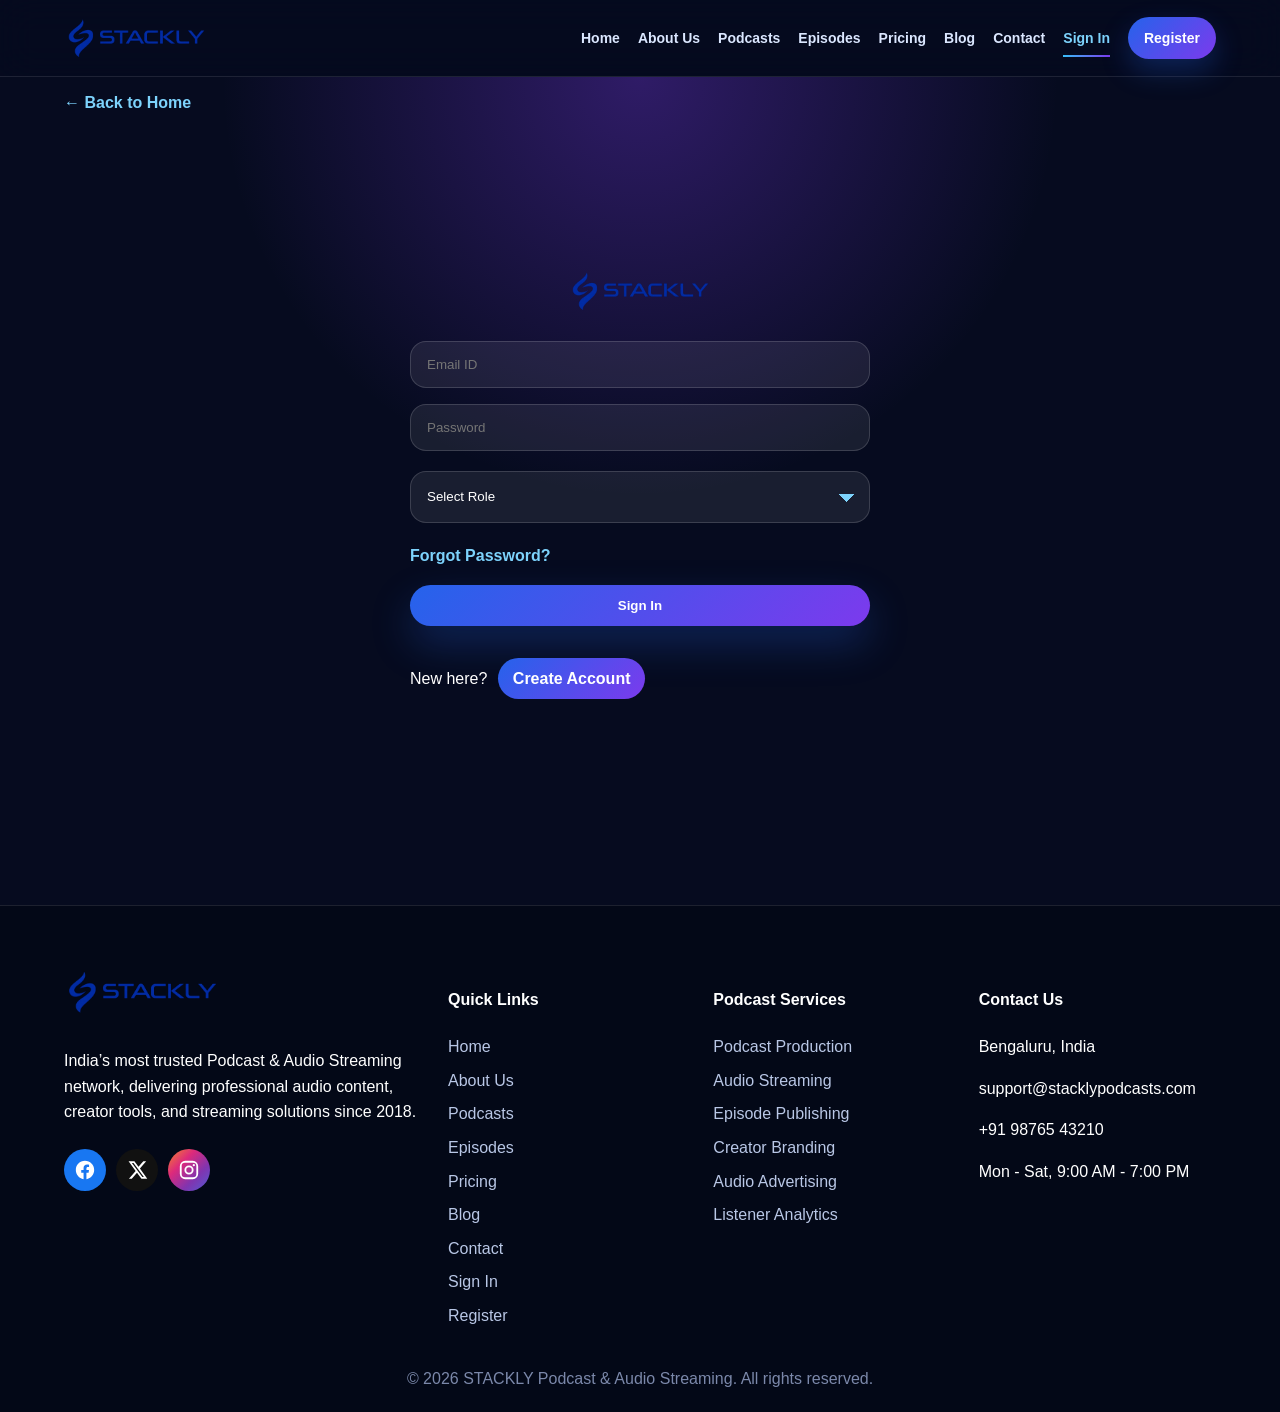
<file: signin.html>
<!DOCTYPE html>
<html lang="en">
<head>
  <meta charset="UTF-8"><meta name="viewport" content="width=device-width, initial-scale=1.0">
  <title>Sign In | STACKLY</title><link rel="stylesheet" href="styles.css">
</head>
<body><header class="site-header">
  <a class="brand" href="index.html" aria-label="STACKLY Home"><img src="stackly-logo.webp" alt="STACKLY Logo" class="brand-logo"></a>
  <button class="menu-toggle" aria-label="Toggle menu">☰</button>
  <nav class="nav-menu"><a href="index.html" class="">Home</a>
<a href="about.html" class="">About Us</a>
<a href="podcasts.html" class="">Podcasts</a>
<a href="episodes.html" class="">Episodes</a>
<a href="pricing.html" class="">Pricing</a>
<a href="blog.html" class="">Blog</a>
<a href="contact.html" class="">Contact</a>
<a href="signin.html" class="active">Sign In</a>
<a href="register.html" class="nav-cta">Register</a></nav>
</header><main>
<section class="auth-wrap"><a class="back-link" href="index.html">← Back to Home</a><form class="auth-card" id="signinForm">
<a class="brand auth-logo" href="index.html" aria-label="STACKLY Home"><img src="stackly-logo.webp" alt="STACKLY Logo" class="brand-logo"></a>
<input type="email" id="loginEmail" placeholder="Email ID" required>
<input type="password" id="loginPassword" placeholder="Password" minlength="6" required>
<select id="loginRole" required><option value="">Select Role</option><option value="client">Client</option><option value="admin">Marketing Manager</option></select>
<a href="404.html" class="small-link">Forgot Password?</a>
<button class="btn" type="submit">Sign In</button>
<p>New here? <a href="register.html" class="create-account-btn">Create Account</a></p>
</form></section>
</main><footer class="footer">
  <div class="footer-grid">
    <div>
      <a class="brand footer-brand" href="index.html" aria-label="STACKLY Home"><img src="stackly-logo.webp" alt="STACKLY Logo" class="brand-logo"></a>
      <p>India’s most trusted Podcast & Audio Streaming network, delivering professional audio content, creator tools, and streaming solutions since 2018.</p>
      <div class="socials">
      <a href="404.html" aria-label="Facebook" class="social-icon facebook"><svg viewBox="0 0 24 24"><path d="M22 12.06C22 6.48 17.52 2 11.94 2S2 6.48 2 12.06c0 5.02 3.66 9.18 8.44 9.94v-7.03H7.9v-2.91h2.54V9.84c0-2.5 1.49-3.88 3.77-3.88 1.09 0 2.23.19 2.23.19v2.45h-1.25c-1.24 0-1.63.77-1.63 1.56v1.9h2.78l-.44 2.91h-2.34V22C18.34 21.24 22 17.08 22 12.06z"/></svg></a>
      <a href="404.html" aria-label="X" class="social-icon x"><svg viewBox="0 0 24 24"><path d="M18.9 2.5h3.1l-6.8 7.8 8 11.2h-6.3l-4.9-6.5-5.7 6.5H3.2l7.3-8.3L2.8 2.5h6.4l4.4 5.9 5.3-5.9zm-1.1 17h1.7L8.2 4.4H6.4l11.4 15.1z"/></svg></a>
      <a href="404.html" aria-label="Instagram" class="social-icon instagram"><svg viewBox="0 0 24 24"><path d="M7.8 2h8.4A5.81 5.81 0 0 1 22 7.8v8.4a5.81 5.81 0 0 1-5.8 5.8H7.8A5.81 5.81 0 0 1 2 16.2V7.8A5.81 5.81 0 0 1 7.8 2zm-.2 2A3.6 3.6 0 0 0 4 7.6v8.8A3.6 3.6 0 0 0 7.6 20h8.8a3.6 3.6 0 0 0 3.6-3.6V7.6A3.6 3.6 0 0 0 16.4 4H7.6zm9.65 1.5a1.25 1.25 0 1 1 0 2.5 1.25 1.25 0 0 1 0-2.5zM12 7a5 5 0 1 1 0 10 5 5 0 0 1 0-10zm0 2a3 3 0 1 0 0 6 3 3 0 0 0 0-6z"/></svg></a>
    </div>
    </div>
    <div><h4>Quick Links</h4><a href="index.html">Home</a>
<a href="about.html">About Us</a>
<a href="podcasts.html">Podcasts</a>
<a href="episodes.html">Episodes</a>
<a href="pricing.html">Pricing</a>
<a href="blog.html">Blog</a>
<a href="contact.html">Contact</a>
<a href="signin.html">Sign In</a>
<a href="register.html">Register</a></div>
    <div><h4>Podcast Services</h4>
      <a href="404.html">Podcast Production</a><a href="404.html">Audio Streaming</a><a href="404.html">Episode Publishing</a><a href="404.html">Creator Branding</a><a href="404.html">Audio Advertising</a><a href="404.html">Listener Analytics</a>
    </div>
    <div><h4>Contact Us</h4><p>Bengaluru, India</p><p>support@stacklypodcasts.com</p><p>+91 98765 43210</p><p>Mon - Sat, 9:00 AM - 7:00 PM</p></div>
  </div>
  <div class="footer-bottom">© 2026 STACKLY Podcast & Audio Streaming. All rights reserved.</div>
</footer><script src="script.js"></script></body></html>
</file>
<file: styles.css>
:root{--navy:#07142f;--navy2:#0d2352;--purple:#7c3aed;--blue:#2563eb;--cyan:#38bdf8;--white:#fff;--muted:#a8b3cf;--soft:#f5f7fb;--dark:#050a1f;--card:rgba(255,255,255,.09)}
*{box-sizing:border-box}html{scroll-behavior:smooth}body{margin:0;font-family:Inter,Segoe UI,Arial,sans-serif;background:#060b1f;color:#fff;line-height:1.6;overflow-x:hidden}a{text-decoration:none;color:inherit}img{max-width:100%;display:block}
.site-header{position:sticky;top:0;z-index:50;display:flex;align-items:center;justify-content:space-between;padding:14px 5%;background:rgba(5,10,31,.82);backdrop-filter:blur(18px);border-bottom:1px solid rgba(255,255,255,.1)}
.brand{display:flex;gap:10px;align-items:center;font-weight:900;letter-spacing:.8px}.brand-mark{display:grid;place-items:center;width:42px;height:42px;border-radius:14px;background:linear-gradient(135deg,var(--blue),var(--purple));box-shadow:0 12px 32px rgba(124,58,237,.35)}
.nav-menu{display:flex;gap:18px;align-items:center}.nav-menu a{font-weight:700;color:#dbe7ff;font-size:14px}.nav-menu a:hover,.nav-menu a.active{color:#7dd3fc}.menu-toggle{display:none;background:none;color:white;border:0;font-size:28px}
.hero{min-height:92vh;background-size:cover;background-position:center;display:flex;align-items:center;padding:8% 5%}.hero-content{max-width:820px}.eyebrow{color:#7dd3fc;text-transform:uppercase;font-size:13px;font-weight:900;letter-spacing:2px}.hero h1,.page-hero h1{font-size:clamp(38px,7vw,82px);line-height:1.02;margin:14px 0;background:linear-gradient(90deg,#fff,#93c5fd,#c4b5fd);-webkit-background-clip:text;color:transparent}.hero p,.page-hero p,.wide-text{max-width:850px;color:#d5def5;font-size:18px}
.btn{display:inline-flex;align-items:center;justify-content:center;border:0;padding:13px 22px;border-radius:999px;background:linear-gradient(135deg,var(--blue),var(--purple));color:white;font-weight:900;box-shadow:0 18px 40px rgba(37,99,235,.28);cursor:pointer}.btn:hover{transform:translateY(-3px)}.ghost{background:rgba(255,255,255,.1);border:1px solid rgba(255,255,255,.25)}.hero-actions{display:flex;gap:14px;flex-wrap:wrap;margin-top:28px}
.stats,.section{padding:70px 5%}.stats{display:grid;grid-template-columns:repeat(5,1fr);gap:18px;background:linear-gradient(180deg,#060b1f,#0a1230)}.stat-card,.card,.form-card,.panel,.dash-card{background:var(--card);border:1px solid rgba(255,255,255,.12);border-radius:26px;padding:24px;box-shadow:0 18px 48px rgba(0,0,0,.18);backdrop-filter:blur(16px);transition:.3s}.stat-card:hover,.card:hover,.panel:hover,.dash-card:hover{transform:translateY(-8px);border-color:rgba(125,211,252,.5)}.stat-card strong{font-size:34px;display:block}.stat-card span,.card p{color:var(--muted)}
.section-head{display:flex;align-items:end;justify-content:space-between;gap:20px;margin-bottom:28px}.section h2,.page-hero h1{margin-top:8px}.section h2{font-size:clamp(30px,4vw,52px);line-height:1.1}.cards{display:grid;grid-template-columns:repeat(3,1fr);gap:24px}.image-card{padding:0;overflow:hidden}.image-card img{height:230px;width:100%;object-fit:cover;transition:.4s}.image-card:hover img{transform:scale(1.08)}.image-card div{padding:24px}.image-card a,.small-link{color:#7dd3fc;font-weight:900}
.split{display:grid;grid-template-columns:1fr 1fr;gap:42px;align-items:center}.rounded-img{border-radius:32px;box-shadow:0 28px 80px rgba(0,0,0,.28)}.mini-chart,.line-chart{height:220px;border-radius:24px;background:rgba(255,255,255,.06);display:flex;align-items:end;gap:18px;padding:26px;margin-top:22px}.mini-chart span,.line-chart span{flex:1;border-radius:18px 18px 0 0;background:linear-gradient(180deg,#7c3aed,#38bdf8)}.page-hero{padding:110px 5% 70px;background:radial-gradient(circle at top right,rgba(124,58,237,.4),transparent 38%),linear-gradient(135deg,#06112e,#0a1030)}
.timeline{display:grid;gap:14px}.timeline div{display:flex;gap:18px;align-items:center;background:rgba(255,255,255,.07);padding:18px;border-radius:18px}.timeline b{color:#7dd3fc}
.contact-grid{display:grid;grid-template-columns:1fr 1fr;gap:32px}.contact-cards{display:grid;grid-template-columns:1fr 1fr;gap:16px}.form-card{display:grid;gap:14px}.form-card input,.form-card textarea,.auth-card input,.auth-card select{width:100%;padding:15px 16px;border-radius:16px;border:1px solid rgba(255,255,255,.15);background:rgba(255,255,255,.08);color:white;outline:none}.form-card textarea{min-height:130px}.map-box{min-height:280px;border-radius:30px;display:grid;place-items:center;background:linear-gradient(135deg,rgba(37,99,235,.35),rgba(124,58,237,.28));border:1px solid rgba(255,255,255,.12)}
.auth-wrap{min-height:92vh;display:grid;place-items:center;padding:70px 5%;background:radial-gradient(circle at top,rgba(124,58,237,.35),transparent 40%),#060b1f}.auth-card{width:min(460px,100%);display:grid;gap:16px}.auth-logo{justify-content:center;margin-bottom:10px}.back-link{position:absolute;left:5%;top:90px;color:#7dd3fc;font-weight:900}
.not-found{min-height:80vh;display:grid;place-items:center;text-align:center;padding:80px 5%;background:radial-gradient(circle,rgba(124,58,237,.35),transparent 45%)}.not-found h1{font-size:130px;margin:0;color:#7dd3fc}.not-found h2{font-size:42px;margin:0}
.footer{background:#030817;padding:60px 5% 20px;border-top:1px solid rgba(255,255,255,.1)}.footer-grid{display:grid;grid-template-columns:1.5fr 1fr 1fr 1fr;gap:28px}.footer a{display:block;color:#b9c7e6;margin:8px 0}.socials{display:flex;gap:10px;flex-wrap:wrap}.socials a{padding:8px 12px;border-radius:999px;background:rgba(255,255,255,.08)}.footer-bottom{text-align:center;color:#7b88aa;margin-top:30px}
.dash-body{display:grid;grid-template-columns:280px 1fr;background:#06112e}.sidebar{min-height:100vh;background:#07142f;padding:22px;position:sticky;top:0}.sidebar button{display:block;width:100%;margin:10px 0;padding:13px;border-radius:14px;border:1px solid rgba(255,255,255,.1);background:rgba(255,255,255,.06);color:white;text-align:left;font-weight:800;cursor:pointer}.sidebar button:hover{background:#12306b}.dashboard{padding:28px}.dash-header{display:flex;justify-content:space-between;align-items:center;background:linear-gradient(135deg,#102a62,#07142f);padding:24px;border-radius:26px;margin-bottom:22px}.dash-grid{display:grid;grid-template-columns:repeat(4,1fr);gap:18px}.dash-card strong{display:block;font-size:32px;color:#7dd3fc}.dash-main{display:grid;grid-template-columns:2fr 1fr;gap:20px;margin-top:20px}.line-chart span:nth-child(1){height:35%}.line-chart span:nth-child(2){height:65%}.line-chart span:nth-child(3){height:48%}.line-chart span:nth-child(4){height:84%}.line-chart span:nth-child(5){height:72%}
.reveal{animation:rise .7s ease both}@keyframes rise{from{opacity:0;transform:translateY(22px)}to{opacity:1;transform:none}}
@media(max-width:1000px){.cards,.stats,.footer-grid,.dash-grid{grid-template-columns:repeat(2,1fr)}.split,.contact-grid,.dash-main{grid-template-columns:1fr}.nav-menu{position:absolute;left:5%;right:5%;top:72px;display:none;flex-direction:column;align-items:flex-start;background:#07142f;padding:22px;border-radius:22px}.nav-menu.open{display:flex}.menu-toggle{display:block}.dash-body{grid-template-columns:1fr}.sidebar{position:relative;min-height:auto}.sidebar button{display:inline-block;width:auto;margin:6px}}
@media(max-width:600px){.cards,.stats,.footer-grid,.dash-grid,.contact-cards{grid-template-columns:1fr}.hero{min-height:82vh}.section,.stats{padding:48px 5%}.hero h1,.page-hero h1{font-size:38px}.not-found h1{font-size:86px}.dash-header{display:block}.back-link{position:static;margin-bottom:12px}.auth-wrap{place-items:stretch}}


/* Upgrade styles */
.muted-text{color:#a8b3cf}
.hero-rating{margin-top:26px;padding:14px 18px;border-radius:20px;background:rgba(255,255,255,.09);border:1px solid rgba(255,255,255,.14);display:inline-grid;gap:4px}.hero-rating strong{color:#facc15}.hero-rating span{color:#d8e3fb}
.feature-grid{display:grid;grid-template-columns:1.05fr .95fr;gap:34px;align-items:center}.feature-copy{background:rgba(255,255,255,.07);border:1px solid rgba(255,255,255,.12);padding:32px;border-radius:28px}
.category-grid{display:grid;grid-template-columns:repeat(4,1fr);gap:16px}.category-grid a{background:linear-gradient(135deg,rgba(37,99,235,.25),rgba(124,58,237,.25));padding:22px;border:1px solid rgba(255,255,255,.14);border-radius:22px;text-align:center;font-weight:900}.category-grid a:hover{transform:translateY(-6px);border-color:#7dd3fc}
.rating-box{margin:18px 0;padding:16px;border-radius:18px;background:rgba(250,204,21,.08);border:1px solid rgba(250,204,21,.22)}.rating-box strong{font-size:30px;color:#facc15;display:block}.rating-box span{display:block;font-weight:900}.rating-box small{color:#b9c7e6}
.socials{align-items:center}.social-icon{width:42px;height:42px;display:grid!important;place-items:center;border-radius:50%!important;padding:0!important}.social-icon svg{width:22px;height:22px;fill:white}.facebook{background:#1877f2!important}.x{background:#111!important}.twitter{background:#1da1f2!important}.instagram{background:linear-gradient(135deg,#f58529,#dd2a7b,#8134af,#515bd4)!important}
.map-box{overflow:hidden;padding:0!important}.map-box iframe{width:100%;height:360px;border:0;border-radius:30px;filter:saturate(1.15) contrast(1.05)}
#dashContent .table{width:100%;border-collapse:collapse;margin-top:18px}.table th,.table td{border-bottom:1px solid rgba(255,255,255,.12);padding:14px;text-align:left;color:#dbe7ff}.badge{display:inline-flex;padding:6px 10px;border-radius:999px;background:rgba(56,189,248,.15);color:#7dd3fc;font-weight:900}.dash-list{display:grid;gap:12px}.dash-list div{padding:14px;border-radius:16px;background:rgba(255,255,255,.07);border:1px solid rgba(255,255,255,.1)}
@media(max-width:900px){.feature-grid,.category-grid{grid-template-columns:1fr}.category-grid{gap:12px}}


/* Final polish v3 */
.footer .rating-box{display:none!important}
.rating-grid{display:grid;grid-template-columns:repeat(4,1fr);gap:22px}
.rating-card{position:relative;overflow:hidden;background:linear-gradient(145deg,rgba(255,255,255,.11),rgba(255,255,255,.045));border:1px solid rgba(255,255,255,.14);border-radius:28px;padding:26px;box-shadow:0 24px 70px rgba(0,0,0,.22);transition:.35s}
.rating-card:before{content:"";position:absolute;inset:-80px auto auto -80px;width:170px;height:170px;background:radial-gradient(circle,rgba(56,189,248,.28),transparent 70%);transition:.35s}
.rating-card:hover{transform:translateY(-10px) scale(1.02);border-color:rgba(125,211,252,.62)}
.rating-card:hover:before{transform:scale(1.4)}
.rating-card .stars{color:#facc15;font-size:22px;letter-spacing:2px;margin-bottom:10px}
.rating-card strong{color:#93c5fd;display:block;margin:8px 0}
.pricing-grid{display:grid;grid-template-columns:repeat(4,1fr);gap:22px}
.price-card,.blog-card{overflow:hidden;background:rgba(255,255,255,.085);border:1px solid rgba(255,255,255,.14);border-radius:28px;box-shadow:0 22px 62px rgba(0,0,0,.2);transition:.35s}
.price-card:hover,.blog-card:hover{transform:translateY(-12px);box-shadow:0 30px 80px rgba(37,99,235,.24);border-color:rgba(124,58,237,.65)}
.price-card img,.blog-card img{height:190px;width:100%;object-fit:cover;transition:.45s}.price-card:hover img,.blog-card:hover img{transform:scale(1.08)}
.price-card{padding-bottom:24px}.price-card h3,.price-card p,.price-card ul,.price-card a,.price-card .plan-tag{margin-left:22px;margin-right:22px}
.price-card ul{padding-left:18px;color:#cbd5e1}.price-card li{margin:8px 0}.plan-tag{display:inline-flex;margin-top:20px;padding:7px 12px;border-radius:999px;background:rgba(56,189,248,.14);color:#7dd3fc;font-weight:900;font-size:13px}.price{font-size:34px;font-weight:900;color:#fff}.price span{font-size:14px;color:#a8b3cf}.highlight{outline:2px solid rgba(124,58,237,.65)}
.comparison-box{display:grid;gap:14px}.comparison-box div{display:flex;justify-content:space-between;gap:18px;padding:18px 20px;border-radius:18px;background:rgba(255,255,255,.08);border:1px solid rgba(255,255,255,.12)}.comparison-box span{color:#a8b3cf}
.blog-grid{display:grid;grid-template-columns:repeat(3,1fr);gap:24px}.blog-card div{padding:22px}.blog-card span{color:#7dd3fc;font-weight:900;text-transform:uppercase;font-size:12px;letter-spacing:1px}.blog-card a{color:#7dd3fc;font-weight:900}
.auth-card select{appearance:none;-webkit-appearance:none;background-image:linear-gradient(45deg,transparent 50%,#7dd3fc 50%),linear-gradient(135deg,#7dd3fc 50%,transparent 50%);background-position:calc(100% - 22px) 52%,calc(100% - 14px) 52%;background-size:8px 8px,8px 8px;background-repeat:no-repeat;padding:15px 48px 15px 16px!important;line-height:1.4;height:52px;display:flex;align-items:center;color:#fff}
#loginRole{display:block;width:100%;max-width:100%;min-width:0;margin:4px auto}
.create-account-btn{display:inline-flex;padding:8px 15px;margin-left:6px;border-radius:999px;background:linear-gradient(135deg,var(--blue),var(--purple));color:#fff;font-weight:900;transition:.3s ease}.create-account-btn:hover{transform:translateY(-2px);box-shadow:0 12px 28px rgba(124,58,237,.35)}
.auth-card select option{background:#07142f;color:#fff;padding:12px}
.site-header .brand:hover .brand-mark{transform:rotate(-8deg) scale(1.08)}.brand-mark{transition:.3s}
.nav-menu a{position:relative;padding:8px 0}.nav-menu a:after{content:"";position:absolute;left:0;bottom:0;width:0;height:2px;background:linear-gradient(90deg,#38bdf8,#7c3aed);transition:.3s}.nav-menu a:hover:after,.nav-menu a.active:after{width:100%}
.btn,.card,.image-card,.stat-card,.social-icon,.category-grid a,.sidebar button{transition:.35s}.btn:hover{box-shadow:0 25px 60px rgba(124,58,237,.36);letter-spacing:.3px}.social-icon:hover{transform:translateY(-6px) rotate(6deg)}
.form-card input:focus,.form-card textarea:focus,.auth-card input:focus,.auth-card select:focus{border-color:#7dd3fc;box-shadow:0 0 0 4px rgba(56,189,248,.12);transform:translateY(-2px)}
@media(max-width:1100px){.pricing-grid,.rating-grid{grid-template-columns:repeat(2,1fr)}.blog-grid{grid-template-columns:repeat(2,1fr)}}
@media(max-width:650px){.pricing-grid,.rating-grid,.blog-grid{grid-template-columns:1fr}.comparison-box div{display:block}.auth-card select{height:54px}}


/* Targeted bug fixes: mobile overflow, nav CTA, footer hovers */
html,body{max-width:100%;overflow-x:hidden}
img,iframe,video,svg{max-width:100%}
.site-header,.footer,.section,.page-hero,.hero{max-width:100vw}
.nav-menu .nav-cta{padding:10px 16px;border-radius:999px;background:linear-gradient(135deg,#2563eb,#7c3aed);color:#fff!important;box-shadow:0 12px 28px rgba(37,99,235,.28)}
.nav-menu .nav-cta:after{display:none}
.nav-menu .nav-cta:hover{transform:translateY(-2px);box-shadow:0 18px 38px rgba(124,58,237,.36)}
.footer a,.footer p{transition:.3s}
.footer-grid a:hover{color:#7dd3fc;transform:translateX(6px)}
.footer-grid div:last-child p:hover{color:#fff;transform:translateX(6px)}
.footer .social-icon:hover{transform:translateY(-6px) rotate(6deg)}
.user-welcome{margin-top:14px}.user-welcome h2{margin:0;color:#7dd3fc}.user-welcome p{margin:4px 0 0;color:#dbe7ff;overflow-wrap:anywhere}
.form-card input:invalid:not(:placeholder-shown){border-color:#fb7185}
@media(max-width:1000px){.nav-menu{left:16px;right:16px;width:auto;max-width:calc(100vw - 32px);box-sizing:border-box}.nav-menu a{width:100%;box-sizing:border-box}.nav-menu .nav-cta{text-align:center}}
@media(max-width:650px){.site-header{padding-left:16px;padding-right:16px}.hero,.page-hero,.section,.footer{padding-left:16px!important;padding-right:16px!important}.cards,.stats,.footer-grid,.dash-grid,.feature-grid,.category-grid,.contact-cards{grid-template-columns:1fr!important}.comparison-box div{max-width:100%;overflow-wrap:anywhere}}

.brand{display:flex;align-items:center}
.brand-logo{height:48px;width:auto;display:block;object-fit:contain}
.footer-brand{display:inline-flex!important;margin:0 0 14px!important}
.footer-brand .brand-logo{height:52px}
@media (max-width:768px){.brand-logo{height:40px}.auth-card{max-width:100%;min-width:0}.auth-card select{margin:8px auto;width:100%;max-width:100%}#loginRole[size]:not([size="1"]){height:auto;max-height:none;padding:8px 16px!important;background-image:none;overflow:hidden}#loginRole[size]:not([size="1"]) option{padding:8px 0}}
.brand-mark{display:none!important}
</file>
